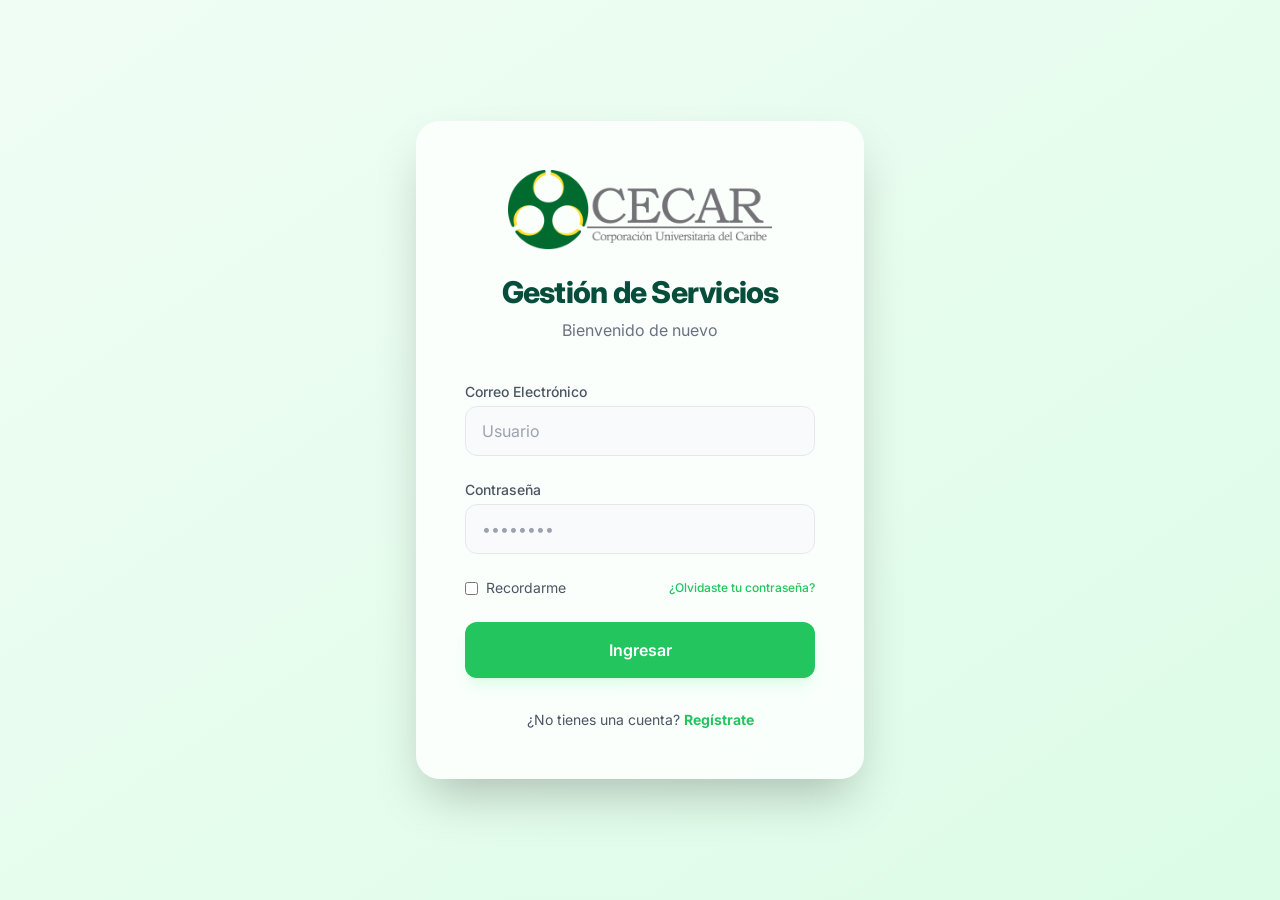
<file: index.html>
<!DOCTYPE html>
<html lang="es">

<head>
    <meta charset="UTF-8">
    <meta name="viewport" content="width=device-width, initial-scale=1.0">
    <title>Login </title>
    <link href="css/output.css" rel="stylesheet">
    <link href="https://fonts.googleapis.com/css2?family=Inter:wght@300;400;500;600;700&display=swap" rel="stylesheet">
    <style>
        body {
            font-family: 'Inter', sans-serif;
        }

        .hidden {
            display: none;
        }
    </style>
</head>

<body class="bg-gradient-to-br from-brand-bg to-brand-soft min-h-screen flex items-center justify-center p-4">

    <!-- CONTENEDOR -->
    <div class="w-full max-w-md">

        <!-- CARD LOGIN -->
        <div class="bg-white/80 backdrop-blur-lg shadow-2xl rounded-3xl p-8 md:p-12 border border-white/20">
            <div class="text-center mb-10">
                <img src="img/logo.png" alt="Logo CECAR" class="h-20 w-auto mx-auto mb-6">
                <h1 class="text-3xl font-extrabold text-brand-dark tracking-tight">Gestión de Servicios</h1>
                <p class="text-gray-500 mt-2">Bienvenido de nuevo</p>
            </div>

            <!-- MENSAJE DE ERROR -->
            <div id="error-message"
                class="hidden mb-6 p-4 bg-red-50 border-l-4 border-red-500 text-red-700 text-sm rounded-r-xl">
                <p class="font-bold">Error de acceso</p>
                <p>Usuario o contraseña incorrectos. Por favor, inténtalo de nuevo.</p>
            </div>

            <form class="space-y-6" action="php/validar.php" method="POST">
                <!-- INPUTS -->
                <div>
                    <label class="block text-sm font-medium text-brand-gray mb-1">Correo Electrónico</label>
                    <input type="text" name="usuario" placeholder="Usuario"
                        class="w-full px-4 py-3 rounded-xl bg-gray-50 border border-gray-200 focus:border-brand-main focus:ring-2 focus:ring-brand-soft outline-none transition-all duration-200"
                        required>
                </div>

                <div>
                    <label class="block text-sm font-medium text-brand-gray mb-1">Contraseña</label>
                    <input type="password" name="password" placeholder="••••••••"
                        class="w-full px-4 py-3 rounded-xl bg-gray-50 border border-gray-200 focus:border-brand-main focus:ring-2 focus:ring-brand-soft outline-none transition-all duration-200"
                        required>
                </div>

                <div class="flex items-center justify-between text-sm">
                    <label class="flex items-center text-brand-gray">
                        <input type="checkbox"
                            class="mr-2 rounded border-gray-300 text-brand-main focus:ring-brand-main">
                        Recordarme
                    </label>
                    <a href="#" class="text-brand-main font-medium hover:underline text-xs">¿Olvidaste tu
                        contraseña?</a>
                </div>

                <!-- BOTÓN -->
                <button type="submit"
                    class="block w-full text-center bg-brand-main hover:bg-brand-hover text-white font-semibold py-4 rounded-xl shadow-lg shadow-brand-soft transition-all duration-200 transform hover:-translate-y-1 active:scale-95">
                    Ingresar
                </button>
            </form>

            <div class="mt-8 text-center text-sm text-brand-gray">
                ¿No tienes una cuenta? <a href="#" class="text-brand-main font-bold hover:underline">Regístrate</a>
            </div>
        </div>

    </div>

    <script src="js/login.js"></script>
</body>

</html>
</file>
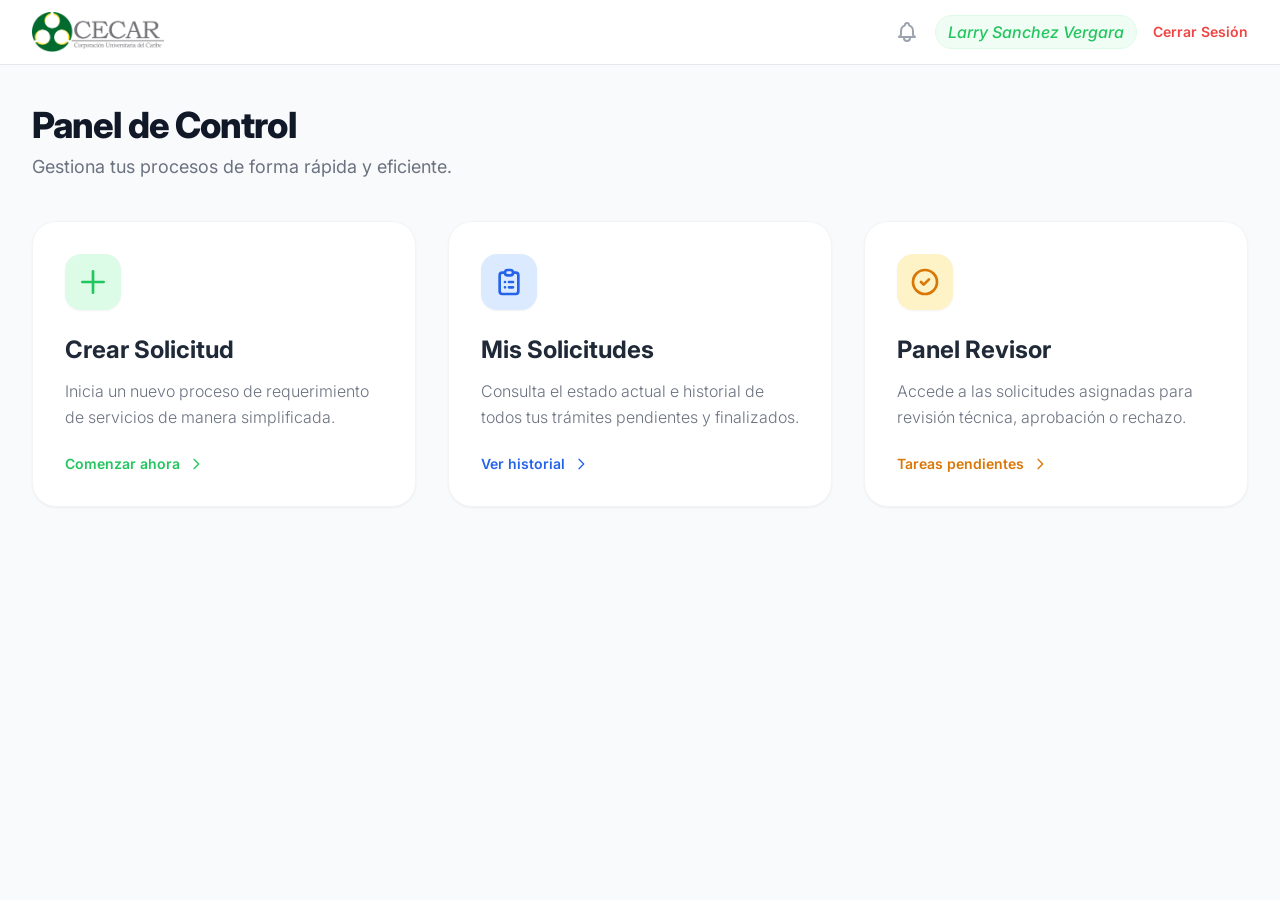
<file: dashboard.html>
<!DOCTYPE html>
<html lang="es">

<head>
    <meta charset="UTF-8">
    <meta name="viewport" content="width=device-width, initial-scale=1.0">
    <title>Dashboard - Proyecto Premium</title>
    <link href="css/output.css" rel="stylesheet">
    <link href="https://fonts.googleapis.com/css2?family=Inter:wght@300;400;500;600;700&display=swap" rel="stylesheet">
    <style>
        body {
            font-family: 'Inter', sans-serif;
        }
    </style>
</head>

<body class="bg-gray-50 min-h-screen text-gray-800">

    <!-- NAVIGATION -->
    <nav class="bg-white border-b border-gray-200 sticky top-0 z-10">
        <div class="max-w-7xl mx-auto px-4 sm:px-6 lg:px-8">
            <div class="flex justify-between h-16">
                <div class="flex items-center">
                    <div class="flex-shrink-0 flex items-center">
                        <img src="img/logo.png" alt="Logo CECAR" class="h-10 w-auto">
                    </div>
                </div>
                <div class="flex items-center">
                    <button class="p-2 text-gray-400 hover:text-brand-main transition-colors">
                        <svg class="w-6 h-6" fill="none" stroke="currentColor" viewBox="0 0 24 24">
                            <path stroke-linecap="round" stroke-linejoin="round" stroke-width="2"
                                d="M15 17h5l-1.405-1.405A2.032 2.032 0 0118 14.158V11a6.002 6.002 0 00-4-5.659V5a2 2 0 10-4 0v.341C7.67 6.165 6 8.388 6 11v3.159c0 .538-.214 1.055-.595 1.436L4 17h5m6 0v1a3 3 0 11-6 0v-1m6 0H9" />
                        </svg>
                    </button>
                    <div
                        class="ml-4 flex items-center bg-brand-bg rounded-full px-3 py-1 border border-brand-soft italic font-medium text-brand-main">
                        Larry Sanchez Vergara
                    </div>
                    <a href="php/cerrar.php"
                        class="ml-4 text-sm font-semibold text-red-500 hover:text-red-700 transition-colors">
                        Cerrar Sesión
                    </a>
                </div>
            </div>
        </div>
    </nav>

    <main class="max-w-7xl mx-auto px-4 sm:px-6 lg:px-8 py-10">

        <!-- HEADER -->
        <div class="mb-10">
            <h1 class="text-4xl font-extrabold text-gray-900 tracking-tight">Panel de Control</h1>
            <p class="mt-2 text-lg text-gray-500">Gestiona tus procesos de forma rápida y eficiente.</p>
        </div>

        <!-- OPCIONES / GRID -->
        <div class="grid grid-cols-1 md:grid-cols-3 gap-8">

            <!-- CARD 1 -->
            <a href="solicitud.html"
                class="group bg-white p-8 rounded-3xl shadow-sm border border-gray-100 hover:shadow-xl hover:shadow-brand-soft hover:border-brand-light transition-all duration-300 transform hover:-translate-y-2">
                <div
                    class="w-14 h-14 bg-brand-soft text-brand-main rounded-2xl flex items-center justify-center mb-6 group-hover:bg-brand-main group-hover:text-white transition-colors duration-300 shadow-sm">
                    <svg class="w-8 h-8" fill="none" stroke="currentColor" viewBox="0 0 24 24">
                        <path stroke-linecap="round" stroke-linejoin="round" stroke-width="2" d="M12 4v16m8-8H4" />
                    </svg>
                </div>
                <h2 class="text-2xl font-bold text-gray-800 mb-3">Crear Solicitud</h2>
                <p class="text-gray-500 leading-relaxed font-light">Inicia un nuevo proceso de requerimiento de
                    servicios de manera simplificada.</p>
                <div class="mt-6 flex items-center text-brand-main font-semibold text-sm">
                    Comenzar ahora
                    <svg class="ml-2 w-4 h-4" fill="none" stroke="currentColor" viewBox="0 0 24 24">
                        <path d="M9 5l7 7-7 7" stroke-width="2" stroke-linecap="round" stroke-linejoin="round" />
                    </svg>
                </div>
            </a>

            <!-- CARD 2 -->
            <a href="solicitudes.html"
                class="group bg-white p-8 rounded-3xl shadow-sm border border-gray-100 hover:shadow-xl hover:shadow-blue-100 hover:border-blue-200 transition-all duration-300 transform hover:-translate-y-2">
                <div
                    class="w-14 h-14 bg-blue-100 text-blue-600 rounded-2xl flex items-center justify-center mb-6 group-hover:bg-blue-600 group-hover:text-white transition-colors duration-300 shadow-sm">
                    <svg class="w-8 h-8" fill="none" stroke="currentColor" viewBox="0 0 24 24">
                        <path stroke-linecap="round" stroke-linejoin="round" stroke-width="2"
                            d="M9 5H7a2 2 0 00-2 2v12a2 2 0 002 2h10a2 2 0 002-2V7a2 2 0 00-2-2h-2M9 5a2 2 0 002 2h2a2 2 0 002-2M9 5a2 2 0 012-2h2a2 2 0 012 2m-3 7h3m-3 4h3m-6-4h.01M9 16h.01" />
                    </svg>
                </div>
                <h2 class="text-2xl font-bold text-gray-800 mb-3">Mis Solicitudes</h2>
                <p class="text-gray-500 leading-relaxed font-light">Consulta el estado actual e historial de todos tus
                    trámites pendientes y finalizados.</p>
                <div class="mt-6 flex items-center text-blue-600 font-semibold text-sm">
                    Ver historial
                    <svg class="ml-2 w-4 h-4" fill="none" stroke="currentColor" viewBox="0 0 24 24">
                        <path d="M9 5l7 7-7 7" stroke-width="2" stroke-linecap="round" stroke-linejoin="round" />
                    </svg>
                </div>
            </a>

            <!-- CARD 3 -->
            <a href="revision.html"
                class="group bg-white p-8 rounded-3xl shadow-sm border border-gray-100 hover:shadow-xl hover:shadow-amber-100 hover:border-amber-200 transition-all duration-300 transform hover:-translate-y-2">
                <div
                    class="w-14 h-14 bg-amber-100 text-amber-600 rounded-2xl flex items-center justify-center mb-6 group-hover:bg-amber-600 group-hover:text-white transition-colors duration-300 shadow-sm">
                    <svg class="w-8 h-8" fill="none" stroke="currentColor" viewBox="0 0 24 24">
                        <path stroke-linecap="round" stroke-linejoin="round" stroke-width="2"
                            d="M9 12l2 2 4-4m6 2a9 9 0 11-18 0 9 9 0 0118 0z" />
                    </svg>
                </div>
                <h2 class="text-2xl font-bold text-gray-800 mb-3">Panel Revisor</h2>
                <p class="text-gray-500 leading-relaxed font-light">Accede a las solicitudes asignadas para revisión
                    técnica, aprobación o rechazo.</p>
                <div class="mt-6 flex items-center text-amber-600 font-semibold text-sm">
                    Tareas pendientes
                    <svg class="ml-2 w-4 h-4" fill="none" stroke="currentColor" viewBox="0 0 24 24">
                        <path d="M9 5l7 7-7 7" stroke-width="2" stroke-linecap="round" stroke-linejoin="round" />
                    </svg>
                </div>
            </a>

        </div>
    </main>

</body>

</html>
</file>
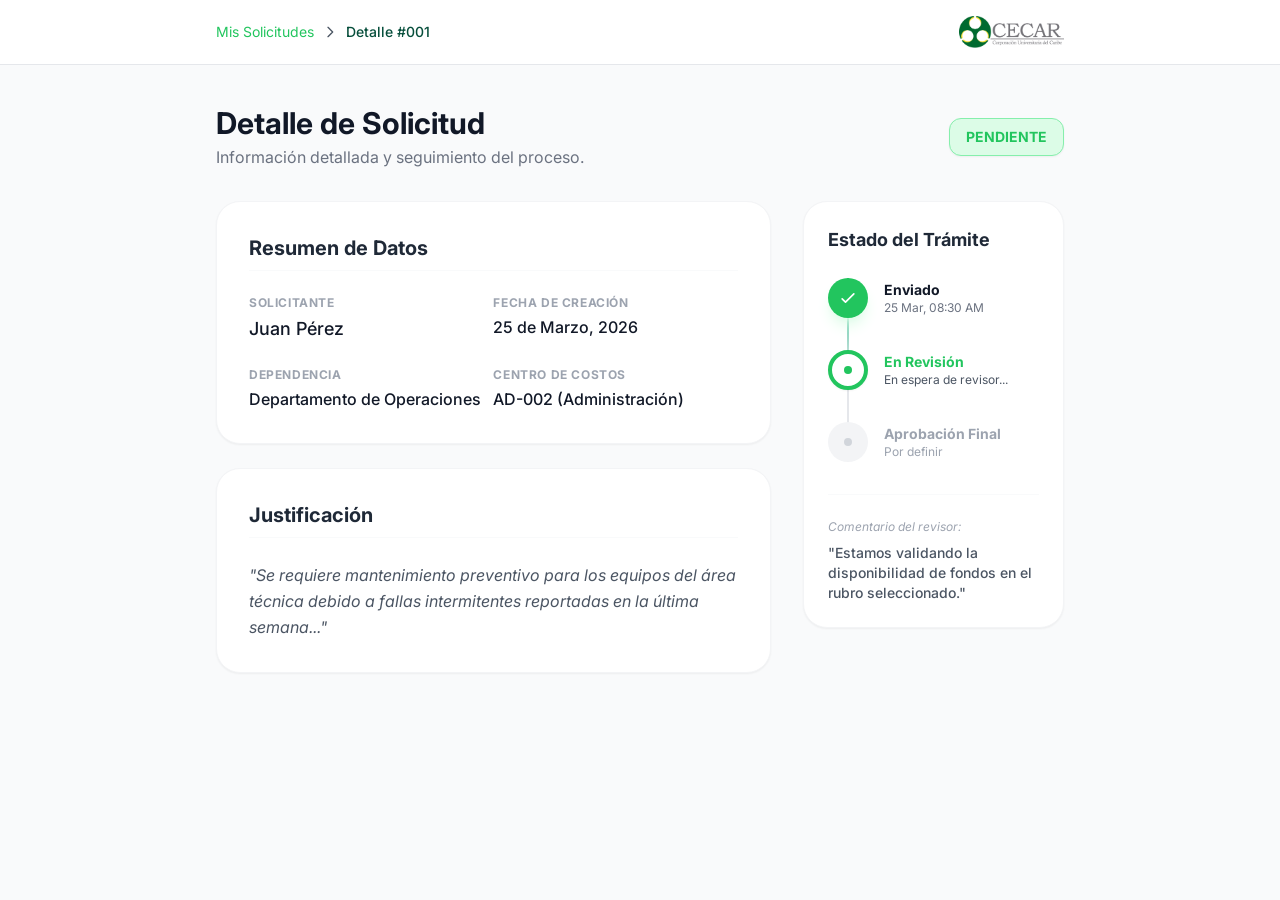
<file: detalle.html>
<!DOCTYPE html>
<html lang="es">

<head>
    <meta charset="UTF-8">
    <meta name="viewport" content="width=device-width, initial-scale=1.0">
    <title>Detalle Solicitud</title>
    <link href="css/output.css" rel="stylesheet">
    <link href="https://fonts.googleapis.com/css2?family=Inter:wght@300;400;500;600;700&display=swap" rel="stylesheet">
    <style>
        body {
            font-family: 'Inter', sans-serif;
        }
    </style>
    <link rel="icon" href="img/logoIco.ico" type="image/x-icon">
</head>

<body class="bg-gray-50 min-h-screen text-gray-800">

    <!-- NAVIGATION (Breadcrumbs) -->
    <nav class="bg-white border-b border-gray-200 py-4">
        <div class="max-w-4xl mx-auto px-6 flex items-center justify-between">
            <div class="flex items-center text-sm text-brand-main">
                <a href="solicitudes.html" class="hover:underline transition-colors">Mis Solicitudes</a>
                <svg class="w-4 h-4 mx-2 text-brand-gray" fill="none" stroke="currentColor" viewBox="0 0 24 24">
                    <path d="M9 5l7 7-7 7" stroke-width="2" stroke-linecap="round" stroke-linejoin="round" />
                </svg>
                <span class="text-brand-dark font-medium">Detalle #001</span>
            </div>
            <img src="img/logo.png" alt="Logo CECAR" class="h-8 w-auto">
        </div>
    </nav>

    <main class="max-w-4xl mx-auto px-6 py-10">

        <div class="mb-8 flex justify-between items-center">
            <div>
                <h1 class="text-3xl font-bold text-gray-900">Detalle de Solicitud</h1>
                <p class="text-gray-500 mt-1">Información detallada y seguimiento del proceso.</p>
            </div>
            <span
                class="px-4 py-2 bg-brand-soft text-brand-main text-sm font-bold rounded-xl border border-brand-light shadow-sm">
                PENDIENTE
            </span>
        </div>

        <div class="grid grid-cols-1 md:grid-cols-3 gap-8">

            <!-- INFORMACIÓN PRINCIPAL -->
            <div class="md:col-span-2 space-y-6">
                <div class="bg-white p-8 rounded-3xl shadow-sm border border-gray-100">
                    <h2 class="text-xl font-bold text-gray-800 mb-6 pb-2 border-b border-gray-50">Resumen de Datos</h2>
                    <div class="grid grid-cols-2 gap-y-6">
                        <div>
                            <p class="text-xs uppercase tracking-wider text-gray-400 font-bold mb-1">Solicitante</p>
                            <p class="text-gray-900 font-medium text-lg">Juan Pérez</p>
                        </div>
                        <div>
                            <p class="text-xs uppercase tracking-wider text-gray-400 font-bold mb-1">Fecha de Creación
                            </p>
                            <p class="text-gray-900 font-medium">25 de Marzo, 2026</p>
                        </div>
                        <div>
                            <p class="text-xs uppercase tracking-wider text-gray-400 font-bold mb-1">Dependencia</p>
                            <p class="text-gray-900 font-medium">Departamento de Operaciones</p>
                        </div>
                        <div>
                            <p class="text-xs uppercase tracking-wider text-gray-400 font-bold mb-1">Centro de Costos
                            </p>
                            <p class="text-gray-900 font-medium">AD-002 (Administración)</p>
                        </div>
                    </div>
                </div>

                <div class="bg-white p-8 rounded-3xl shadow-sm border border-gray-100">
                    <h2 class="text-xl font-bold text-gray-800 mb-6 pb-2 border-b border-gray-50">Justificación</h2>
                    <p class="text-gray-600 leading-relaxed italic">
                        "Se requiere mantenimiento preventivo para los equipos del área técnica debido a fallas
                        intermitentes reportadas en la última semana..."
                    </p>
                </div>
            </div>

            <!-- TIMELINE / SEGUIMIENTO -->
            <div class="space-y-6">
                <div class="bg-white p-6 rounded-3xl shadow-sm border border-gray-100">
                    <h2 class="text-lg font-bold text-gray-800 mb-6">Estado del Trámite</h2>
                    <div
                        class="space-y-8 relative before:absolute before:inset-0 before:ml-5 before:-translate-x-px before:h-full before:w-0.5 before:bg-gradient-to-b before:from-emerald-500 before:via-gray-200 before:to-gray-200">

                        <!-- STEP 1 -->
                        <div class="relative flex items-center justify-between">
                            <div class="flex items-center">
                                <div
                                    class="flex items-center justify-center w-10 h-10 rounded-full bg-brand-main text-white shadow-lg shadow-brand-soft z-10">
                                    <svg class="w-5 h-5" fill="none" stroke="currentColor" viewBox="0 0 24 24">
                                        <path d="M5 13l4 4L19 7" stroke-width="2" stroke-linecap="round"
                                            stroke-linejoin="round" />
                                    </svg>
                                </div>
                                <div class="ml-4">
                                    <p class="text-sm font-bold text-gray-900">Enviado</p>
                                    <p class="text-xs text-gray-500">25 Mar, 08:30 AM</p>
                                </div>
                            </div>
                        </div>

                        <!-- STEP 2 -->
                        <div class="relative flex items-center justify-between">
                            <div class="flex items-center">
                                <div
                                    class="flex items-center justify-center w-10 h-10 rounded-full bg-white border-4 border-brand-main text-brand-main z-10 shadow-sm">
                                    <div class="w-2 h-2 rounded-full bg-brand-main animate-pulse"></div>
                                </div>
                                <div class="ml-4">
                                    <p class="text-sm font-bold text-brand-main">En Revisión</p>
                                    <p class="text-xs text-brand-gray">En espera de revisor...</p>
                                </div>
                            </div>
                        </div>

                        <!-- STEP 3 -->
                        <div class="relative flex items-center justify-between">
                            <div class="flex items-center">
                                <div
                                    class="flex items-center justify-center w-10 h-10 rounded-full bg-gray-100 text-gray-400 z-10">
                                    <div class="w-2 h-2 rounded-full bg-gray-300"></div>
                                </div>
                                <div class="ml-4">
                                    <p class="text-sm font-bold text-gray-400">Aprobación Final</p>
                                    <p class="text-xs text-gray-400">Por definir</p>
                                </div>
                            </div>
                        </div>

                    </div>

                    <div class="mt-8 pt-6 border-t border-gray-50">
                        <p class="text-xs italic text-gray-400">Comentario del revisor:</p>
                        <p class="mt-2 text-sm text-gray-600 font-medium">"Estamos validando la disponibilidad de fondos
                            en el rubro seleccionado."</p>
                    </div>
                </div>
            </div>

        </div>

    </main>

</body>

</html>
</file>
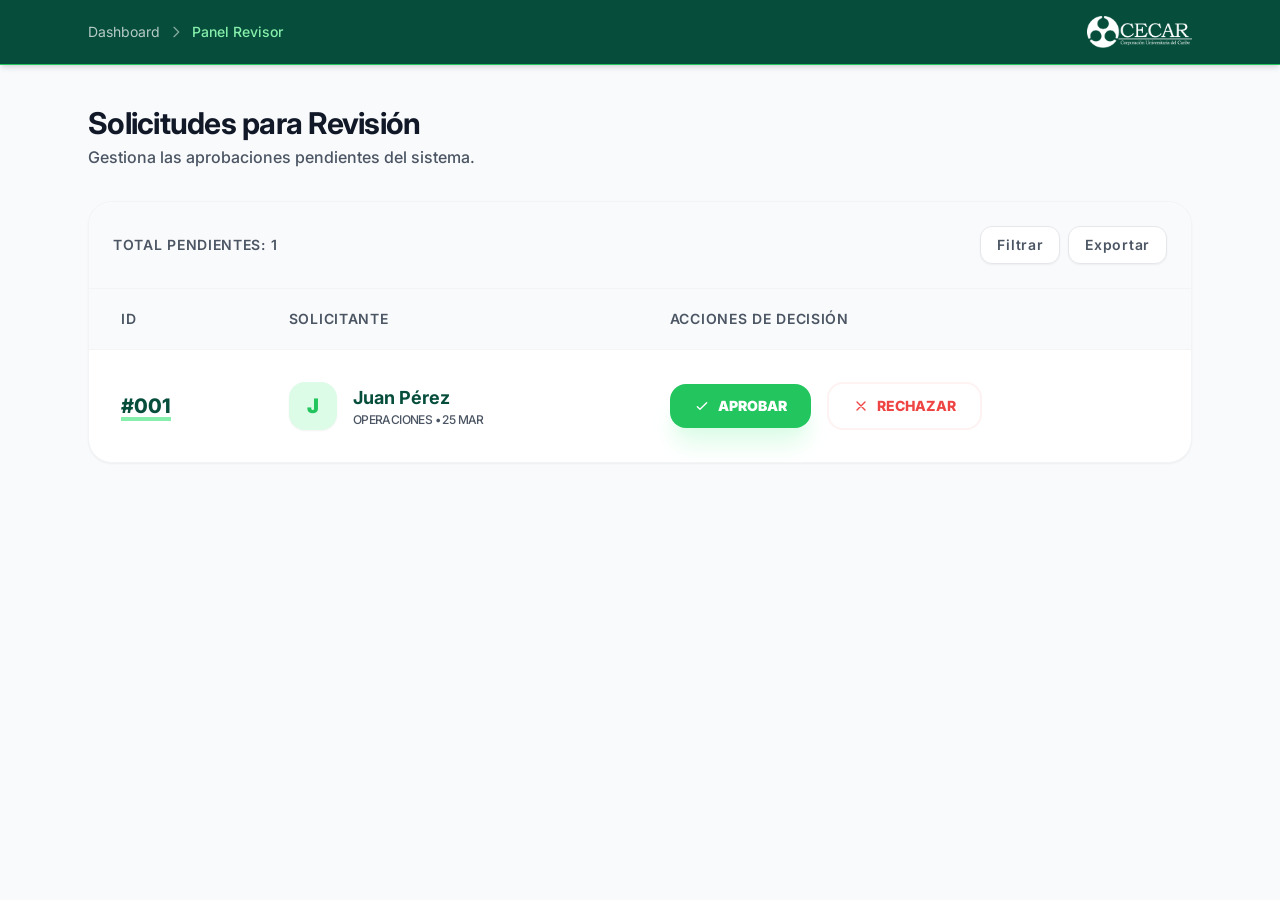
<file: revision.html>
<!DOCTYPE html>
<html lang="es">

<head>
    <meta charset="UTF-8">
    <meta name="viewport" content="width=device-width, initial-scale=1.0">
    <title>Panel Revisor - Proyecto Premium</title>
    <link href="css/output.css" rel="stylesheet">
    <link href="https://fonts.googleapis.com/css2?family=Inter:wght@300;400;500;600;700&display=swap" rel="stylesheet">
    <style>
        body { font-family: 'Inter', sans-serif; }
    </style>
</head>

<body class="bg-gray-50 min-h-screen text-gray-800">

    <!-- NAVIGATION (Breadcrumbs) -->
    <nav class="bg-brand-dark border-b border-brand-main py-4 shadow-md text-white">
        <div class="max-w-6xl mx-auto px-6 flex items-center justify-between">
            <div class="flex items-center text-sm">
                <a href="dashboard.html" class="opacity-70 hover:opacity-100 transition-opacity">Dashboard</a>
                <svg class="w-4 h-4 mx-2 opacity-50" fill="none" stroke="currentColor" viewBox="0 0 24 24"><path d="M9 5l7 7-7 7" stroke-width="2" stroke-linecap="round" stroke-linejoin="round"/></svg>
                <span class="font-medium text-brand-light">Panel Revisor</span>
            </div>
            <img src="img/logo.png" alt="Logo CECAR" class="h-8 w-auto brightness-0 invert">
        </div>
    </nav>

    <main class="max-w-6xl mx-auto px-6 py-10">
        
        <div class="mb-8">
            <h1 class="text-3xl font-bold text-gray-900 tracking-tight">Solicitudes para Revisión</h1>
            <p class="text-brand-gray mt-1 font-medium">Gestiona las aprobaciones pendientes del sistema.</p>
        </div>

        <!-- TABLA REVISIÓN -->
        <div class="bg-white rounded-3xl shadow-sm border border-gray-100 overflow-hidden">
            <div class="p-6 bg-gray-50 border-b border-gray-100 flex justify-between items-center text-sm font-semibold text-brand-gray uppercase tracking-wider">
                <span>Total Pendientes: 1</span>
                <div class="flex space-x-2">
                    <button class="px-4 py-2 bg-white border border-gray-200 rounded-xl hover:border-brand-main transition-colors shadow-sm">Filtrar</button>
                    <button class="px-4 py-2 bg-white border border-gray-200 rounded-xl hover:border-brand-main transition-colors shadow-sm">Exportar</button>
                </div>
            </div>
            
            <div class="overflow-x-auto">
                <table class="w-full text-left">
                    <thead>
                        <tr class="bg-gray-50 border-b border-gray-100">
                            <th class="px-8 py-5 text-sm font-semibold text-brand-gray uppercase tracking-wider">ID</th>
                            <th class="px-8 py-5 text-sm font-semibold text-brand-gray uppercase tracking-wider">Solicitante</th>
                            <th class="px-8 py-5 text-sm font-semibold text-brand-gray uppercase tracking-wider">Acciones de Decisión</th>
                        </tr>
                    </thead>
                    <tbody class="divide-y divide-gray-100">
                        <tr class="hover:bg-brand-bg/20 transition-colors">
                            <td class="px-8 py-8 font-extrabold text-xl text-brand-dark underline decoration-brand-light decoration-4 underline-offset-4">#001</td>
                            <td class="px-8 py-8">
                                <div class="flex items-center">
                                    <div class="w-12 h-12 rounded-2xl bg-brand-soft flex items-center justify-center text-brand-main font-black text-xl mr-4 shadow-sm">J</div>
                                    <div>
                                        <p class="font-bold text-brand-dark text-lg">Juan Pérez</p>
                                        <p class="text-xs text-brand-gray font-medium uppercase tracking-tighter">Operaciones • 25 Mar</p>
                                    </div>
                                </div>
                            </td>
                            <td class="px-8 py-8">
                                <div class="flex items-center space-x-4">
                                    <button class="px-6 py-3 bg-brand-main hover:bg-brand-hover text-white text-sm font-black rounded-2xl shadow-xl shadow-brand-soft transition-all transform hover:-translate-y-0.5 active:scale-95 flex items-center">
                                        <svg class="w-4 h-4 mr-2" fill="none" stroke="currentColor" viewBox="0 0 24 24"><path d="M5 13l4 4L19 7" stroke-width="2" stroke-linecap="round" stroke-linejoin="round"/></svg>
                                        APROBAR
                                    </button>
                                    <button class="px-6 py-3 bg-white border-2 border-red-50 hover:bg-red-50 text-red-500 text-sm font-extrabold rounded-2xl transition-all flex items-center">
                                        <svg class="w-4 h-4 mr-2" fill="none" stroke="currentColor" viewBox="0 0 24 24"><path d="M6 18L18 6M6 6l12 12" stroke-width="2" stroke-linecap="round" stroke-linejoin="round"/></svg>
                                        RECHAZAR
                                    </button>
                                </div>
                            </td>
                        </tr>
                    </tbody>
                </table>
            </div>
            
        </div>

    </main>

</body>

</html>
</file>
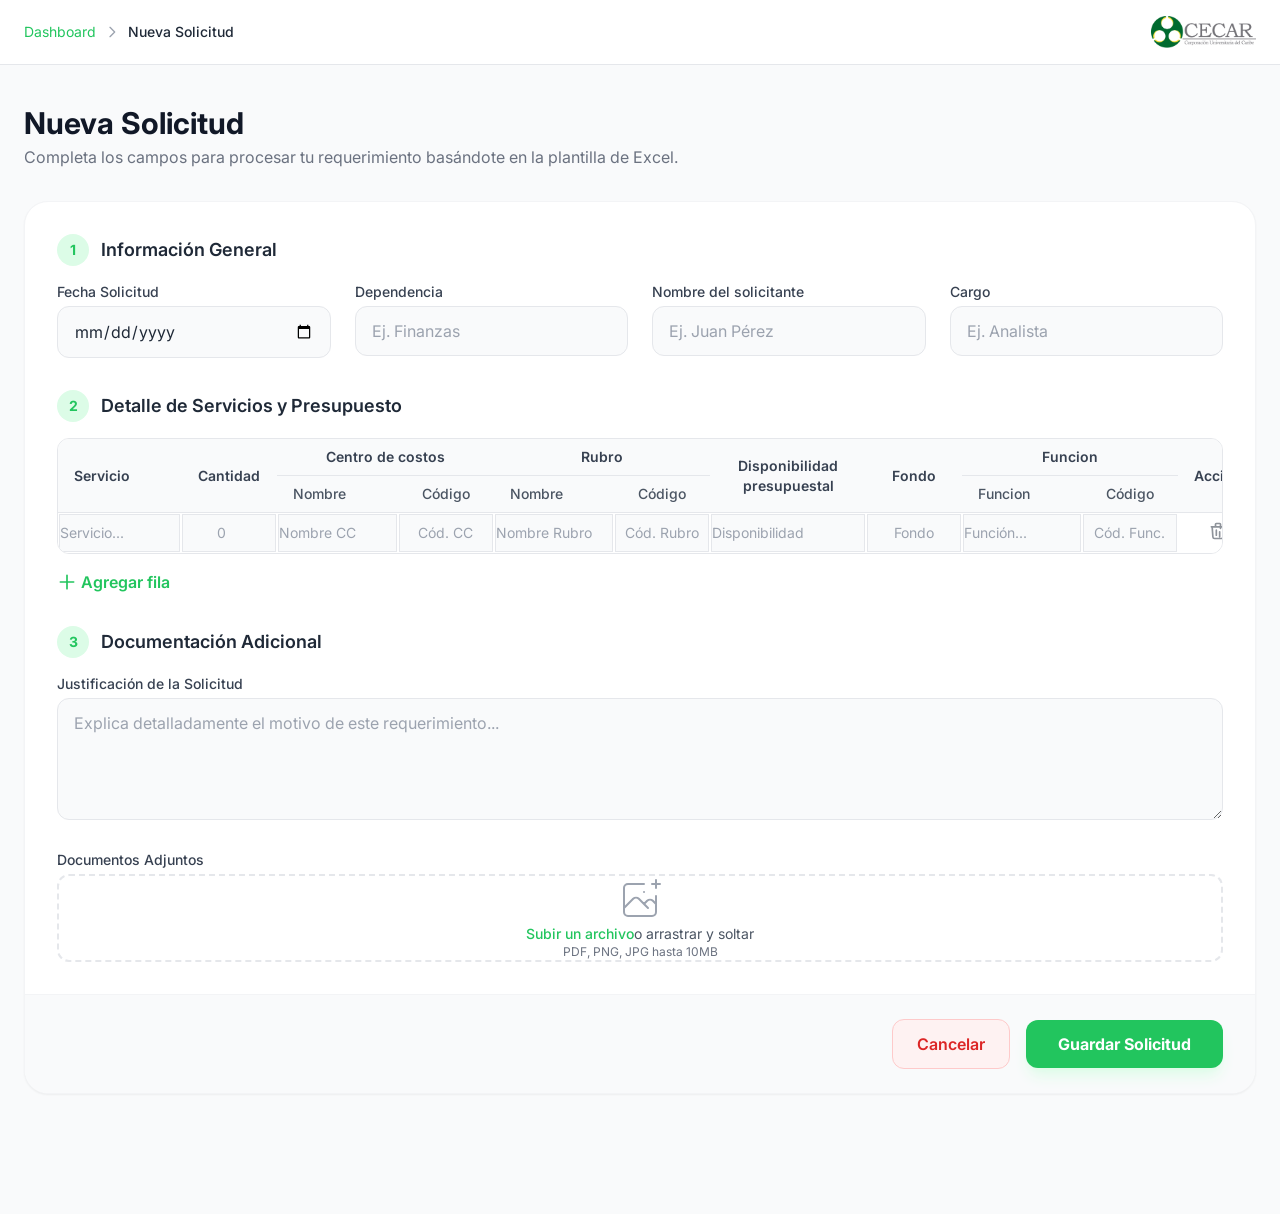
<file: solicitud.html>
<!DOCTYPE html>
<html lang="es">

<head>
    <meta charset="UTF-8">
    <meta name="viewport" content="width=device-width, initial-scale=1.0">
    <title>Nueva Solicitud - Proyecto Premium</title>
    <link href="css/output.css" rel="stylesheet">
    <link href="https://fonts.googleapis.com/css2?family=Inter:wght@300;400;500;600;700&display=swap" rel="stylesheet">
    <style>
        body {
            font-family: 'Inter', sans-serif;
        }

        /* Custom scrollbar for table */
        .table-container::-webkit-scrollbar {
            height: 8px;
        }

        .table-container::-webkit-scrollbar-track {
            background: #f1f1f1;
            border-radius: 4px;
        }

        .table-container::-webkit-scrollbar-thumb {
            background: #cbd5e1;
            border-radius: 4px;
        }

        .table-container::-webkit-scrollbar-thumb:hover {
            background: #94a3b8;
        }
    </style>
</head>

<body class="bg-gray-50 min-h-screen text-gray-800 pb-20">

    <!-- NAVIGATION (Breadcrumbs) -->
    <nav class="bg-white border-b border-gray-200 py-4">
        <div class="max-w-7xl mx-auto px-6 flex items-center justify-between">
            <div class="flex items-center text-sm">
                <a href="dashboard.html" class="hover:underline transition-colors text-brand-main">Dashboard</a>
                <svg class="w-4 h-4 mx-2 text-gray-400" fill="none" stroke="currentColor" viewBox="0 0 24 24">
                    <path d="M9 5l7 7-7 7" stroke-width="2" stroke-linecap="round" stroke-linejoin="round" />
                </svg>
                <span class="text-gray-800 font-medium">Nueva Solicitud</span>
            </div>
            <img src="img/logo.png" alt="Logo CECAR" class="h-8 w-auto">
        </div>
    </nav>

    <main class="max-w-7xl mx-auto px-6 py-10">

        <div class="mb-8">
            <h1 class="text-3xl font-bold text-gray-900">Nueva Solicitud</h1>
            <p class="text-gray-500 mt-1">Completa los campos para procesar tu requerimiento basándote en la plantilla
                de Excel.</p>
        </div>

        <!-- FORMULARIO -->
        <form action="php/guardar_solicitud.php" method="POST" enctype="multipart/form-data" id="solicitudForm"
            class="bg-white rounded-3xl shadow-sm border border-gray-100 overflow-hidden">

            <div class="p-8 space-y-8">
                <!-- SECCIÓN 1: DATOS GENERALES -->
                <div>
                    <h2 class="text-lg font-semibold text-gray-800 mb-4 flex items-center">
                        <span
                            class="w-8 h-8 bg-brand-soft text-brand-main rounded-full flex items-center justify-center mr-3 text-sm font-bold">1</span>
                        Información General
                    </h2>
                    <div class="grid grid-cols-1 md:grid-cols-2 lg:grid-cols-4 gap-6">
                        <div>
                            <label class="block text-sm font-medium text-gray-700 mb-1">Fecha Solicitud</label>
                            <input type="date" name="fecha_solicitud" id="fecha_solicitud"
                                class="w-full px-4 py-3 rounded-xl bg-gray-50 border border-gray-200 focus:border-brand-main focus:ring-2 focus:ring-brand-soft outline-none transition-all">
                        </div>
                        <div>
                            <label class="block text-sm font-medium text-gray-700 mb-1">Dependencia</label>
                            <input type="text" name="dependencia" id="dependencia" placeholder="Ej. Finanzas"
                                class="w-full px-4 py-3 rounded-xl bg-gray-50 border border-gray-200 focus:border-brand-main focus:ring-2 focus:ring-brand-soft outline-none transition-all">
                        </div>
                        <div>
                            <label class="block text-sm font-medium text-gray-700 mb-1">Nombre del solicitante</label>
                            <input type="text" name="nombre_solicitante" id="nombre_solicitante"
                                placeholder="Ej. Juan Pérez"
                                class="w-full px-4 py-3 rounded-xl bg-gray-50 border border-gray-200 focus:border-brand-main focus:ring-2 focus:ring-brand-soft outline-none transition-all">
                        </div>
                        <div>
                            <label class="block text-sm font-medium text-gray-700 mb-1">Cargo</label>
                            <input type="text" name="cargo" id="cargo" placeholder="Ej. Analista"
                                class="w-full px-4 py-3 rounded-xl bg-gray-50 border border-gray-200 focus:border-brand-main focus:ring-2 focus:ring-brand-soft outline-none transition-all">
                        </div>
                    </div>
                </div>

                <!-- SECCIÓN 2: SERVICIOS Y CLASIFICACIÓN -->
                <div>
                    <h2 class="text-lg font-semibold text-gray-800 mb-4 flex items-center">
                        <span
                            class="w-8 h-8 bg-brand-soft text-brand-main rounded-full flex items-center justify-center mr-3 text-sm font-bold">2</span>
                        Detalle de Servicios y Presupuesto
                    </h2>

                    <div class="overflow-x-auto table-container pb-4 border border-gray-200 rounded-xl">
                        <table class="w-full min-w-[1200px] border-collapse bg-white text-sm">
                            <thead>
                                <tr class="bg-gray-50 border-b border-gray-200">
                                    <th rowspan="2"
                                        class="px-4 py-3 text-left font-semibold text-gray-700 border-r border-gray-200 align-middle">
                                        Servicio</th>
                                    <th rowspan="2"
                                        class="px-4 py-3 text-center font-semibold text-gray-700 border-r border-gray-200 align-middle w-24">
                                        Cantidad</th>
                                    <th colspan="2"
                                        class="px-4 py-2 text-center font-semibold text-gray-700 border-r border-b border-gray-200">
                                        Centro de costos</th>
                                    <th colspan="2"
                                        class="px-4 py-2 text-center font-semibold text-gray-700 border-r border-b border-gray-200">
                                        Rubro</th>
                                    <th rowspan="2"
                                        class="px-4 py-3 text-center font-semibold text-gray-700 border-r border-gray-200 align-middle w-32">
                                        Disponibilidad<br>presupuestal</th>
                                    <th rowspan="2"
                                        class="px-4 py-3 text-center font-semibold text-gray-700 border-r border-gray-200 align-middle w-24">
                                        Fondo</th>
                                    <th colspan="2"
                                        class="px-4 py-2 text-center font-semibold text-gray-700 border-b border-r border-gray-200">
                                        Funcion</th>
                                    <th rowspan="2"
                                        class="px-4 py-3 text-center font-semibold text-gray-700 align-middle w-16">
                                        Acción</th>
                                </tr>
                                <tr class="bg-gray-50 border-b border-gray-200">
                                    <th class="px-4 py-2 text-left font-medium text-gray-600 border-r border-gray-200">
                                        Nombre</th>
                                    <th
                                        class="px-4 py-2 text-center font-medium text-gray-600 border-r border-gray-200 w-24">
                                        Código</th>
                                    <th class="px-4 py-2 text-left font-medium text-gray-600 border-r border-gray-200">
                                        Nombre</th>
                                    <th
                                        class="px-4 py-2 text-center font-medium text-gray-600 border-r border-gray-200 w-24">
                                        Código</th>
                                    <th
                                        class="px-4 py-2 text-left font-medium text-gray-600 border-r border-gray-200 bg-gray-50">
                                        Funcion</th>
                                    <th
                                        class="px-4 py-2 text-center font-medium text-gray-600 border-r border-gray-200 bg-gray-50 w-24">
                                        Código</th>
                                </tr>
                            </thead>
                            <tbody id="items" class="divide-y divide-gray-100">
                                <!-- Items dinámicos aquí -->
                            </tbody>
                        </table>
                    </div>

                    <div class="mt-4">
                        <button type="button" onclick="agregarFila()"
                            class="flex items-center text-brand-main font-semibold hover:text-brand-hover transition-colors">
                            <svg class="w-5 h-5 mr-1" fill="none" stroke="currentColor" viewBox="0 0 24 24">
                                <path d="M12 4v16m8-8H4" stroke-width="2" stroke-linecap="round"
                                    stroke-linejoin="round" />
                            </svg>
                            Agregar fila
                        </button>
                    </div>
                </div>

                <!-- SECCIÓN 3: JUSTIFICACIÓN Y ADJUNTOS -->
                <div class="grid grid-cols-1 gap-6">
                    <div>
                        <h2 class="text-lg font-semibold text-gray-800 mb-4 flex items-center">
                            <span
                                class="w-8 h-8 bg-brand-soft text-brand-main rounded-full flex items-center justify-center mr-3 text-sm font-bold">3</span>
                            Documentación Adicional
                        </h2>
                        <label class="block text-sm font-medium text-gray-700 mb-1">Justificación de la
                            Solicitud</label>
                        <textarea name="justificacion" id="justificacion" rows="4"
                            placeholder="Explica detalladamente el motivo de este requerimiento..."
                            class="w-full px-4 py-3 rounded-xl bg-gray-50 border border-gray-200 focus:border-brand-main focus:ring-2 focus:ring-brand-soft outline-none transition-all"></textarea>
                    </div>
                    <div>
                        <label class="block text-sm font-medium text-gray-700 mb-1">Documentos Adjuntos</label>
                        <div onclick="document.getElementById('adjunto').click()"
                            class="mt-1 flex justify-center px-6 pt-5 pb-6 border-2 border-gray-200 border-dashed rounded-xl hover:border-brand-light transition-colors cursor-pointer group">
                            <div class="space-y-1 text-center">
                                <svg class="mx-auto h-12 w-12 text-gray-400 group-hover:text-brand-main transition-colors"
                                    stroke="currentColor" fill="none" viewBox="0 0 48 48">
                                    <path
                                        d="M28 8H12a4 4 0 00-4 4v20m32-12v8m0 0v8a4 4 0 01-4 4H12a4 4 0 01-4-4v-4m32-4l-3.172-3.172a4 4 0 00-5.656 0L28 28M8 32l9.172-9.172a4 4 0 015.656 0L28 28m0 0l4 4m4-24h8m-4-4v8m-12 4h.02"
                                        stroke-width="2" stroke-linecap="round" stroke-linejoin="round" />
                                </svg>
                                <div class="flex text-sm text-gray-600 justify-center">
                                    <span
                                        class="relative cursor-pointer bg-white rounded-md font-medium text-brand-main hover:text-brand-hover focus-within:outline-none focus-within:ring-2 focus-within:ring-offset-2 focus-within:ring-brand-main">Subir
                                        un archivo</span>
                                    <p class="pl-1">o arrastrar y soltar</p>
                                </div>
                                <p class="text-xs text-gray-500">PDF, PNG, JPG hasta 10MB</p>
                                <input type="file" name="adjunto" id="adjunto" class="sr-only"
                                    onchange="console.log(this.files)">
                            </div>
                        </div>
                    </div>
                </div>
            </div>

            <!-- FOOTER ACCIONES -->
            <div class="bg-gray-50 px-8 py-6 border-t border-gray-100 flex justify-end space-x-4 items-center">
                <a href="dashboard.html"
                    class="px-6 py-3 text-red-600 bg-red-50 border border-red-200 font-semibold hover:bg-red-100 hover:text-red-700 rounded-xl transition-colors">Cancelar</a>
                <button type="submit"
                    class="px-8 py-3 bg-brand-main hover:bg-brand-hover text-white font-bold rounded-xl shadow-lg shadow-brand-soft transition-all transform hover:-translate-y-0.5 active:scale-95">
                    Guardar Solicitud
                </button>
            </div>

        </form>

    </main>

    <script src="js/validaciones.js"></script>

    <script>
        function agregarFila() {
            const tbody = document.getElementById("items");
            const tr = document.createElement("tr");
            tr.className = "hover:bg-gray-50 transition-colors group";

            const inputClass = "w-full px-2 py-2 rounded-lg bg-gray-50 border border-gray-200 focus:border-brand-main focus:ring-1 focus:ring-brand-soft outline-none focus:bg-white text-sm transition-all";

            tr.innerHTML = `
                <td class="p-2 border-r border-gray-100"><input type="text" name="servicios[]" placeholder="Servicio..." class="${inputClass}"></td>
                <td class="p-2 border-r border-gray-100"><input type="number" name="cantidades[]" placeholder="0" class="${inputClass} text-center"></td>
                
                <td class="p-2 border-r border-gray-100"><input type="text" name="cc_nombres[]" placeholder="Nombre CC" class="${inputClass}"></td>
                <td class="p-2 border-r border-gray-100"><input type="text" name="cc_codigos[]" placeholder="Cód. CC" class="${inputClass} text-center"></td>
                
                <td class="p-2 border-r border-gray-100"><input type="text" name="rubro_nombres[]" placeholder="Nombre Rubro" class="${inputClass}"></td>
                <td class="p-2 border-r border-gray-100"><input type="text" name="rubro_codigos[]" placeholder="Cód. Rubro" class="${inputClass} text-center"></td>
                
                <td class="p-2 border-r border-gray-100"><input type="text" name="disponibilidades[]" placeholder="Disponibilidad" class="${inputClass}"></td>
                <td class="p-2 border-r border-gray-100"><input type="text" name="fondos[]" placeholder="Fondo" class="${inputClass} text-center"></td>
                
                <td class="p-2 border-r border-gray-100"><input type="text" name="funcion_nombres[]" placeholder="Función..." class="${inputClass}"></td>
                <td class="p-2 border-r border-gray-100"><input type="text" name="funcion_codigos[]" placeholder="Cód. Func." class="${inputClass} text-center"></td>
                
                <td class="p-2 text-center">
                    <button type="button" onclick="this.closest('tr').remove()" class="text-red-400 hover:text-red-600 p-2 rounded-lg hover:bg-red-50 transition-colors opacity-50 group-hover:opacity-100">
                        <svg class="w-5 h-5 mx-auto" fill="none" stroke="currentColor" viewBox="0 0 24 24"><path d="M19 7l-.867 12.142A2 2 0 0116.138 21H7.862a2 2 0 01-1.995-1.858L5 7m5 4v6m4-4v6m1-10V4a1 1 0 00-1-1h-4a1 1 0 00-1 1v3M4 7h16" stroke-width="2" stroke-linecap="round" stroke-linejoin="round"/></svg>
                    </button>
                </td>
            `;
            tbody.appendChild(tr);
        }

        // Agregar una fila inicial al cargar
        window.onload = function () {
            agregarFila();
        };
    </script>

</body>

</html>
</script>

</body>

</html>
</file>
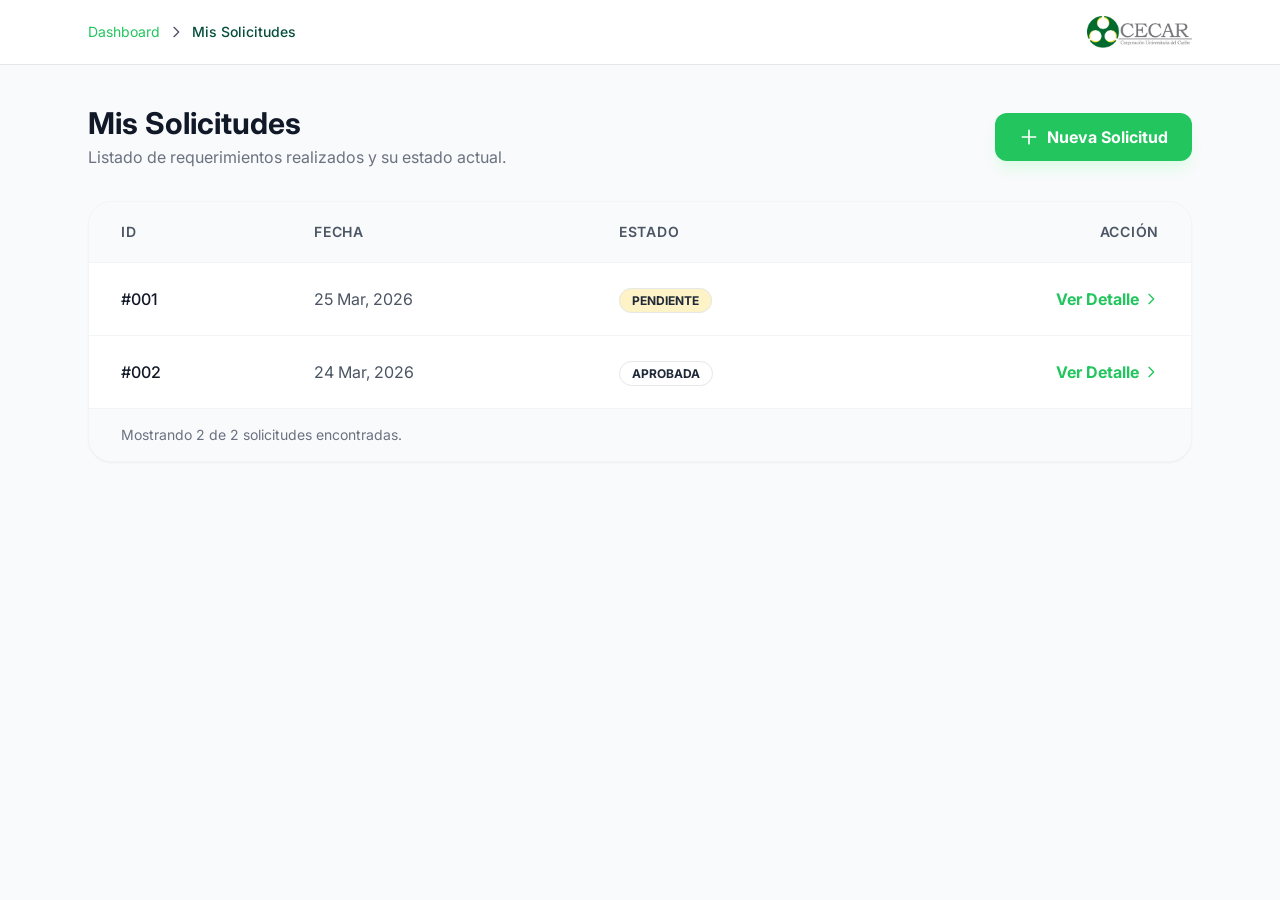
<file: solicitudes.html>
<!DOCTYPE html>
<html lang="es">

<head>
    <meta charset="UTF-8">
    <meta name="viewport" content="width=device-width, initial-scale=1.0">
    <title>Mis Solicitudes - Proyecto Premium</title>
    <link href="css/output.css" rel="stylesheet">
    <link href="https://fonts.googleapis.com/css2?family=Inter:wght@300;400;500;600;700&display=swap" rel="stylesheet">
    <style>
        body { font-family: 'Inter', sans-serif; }
    </style>
</head>

<body class="bg-gray-50 min-h-screen text-gray-800">

    <!-- NAVIGATION (Breadcrumbs) -->
    <nav class="bg-white border-b border-gray-200 py-4">
        <div class="max-w-6xl mx-auto px-6 flex items-center justify-between">
            <div class="flex items-center text-sm text-brand-main">
                <a href="dashboard.html" class="hover:underline transition-colors">Dashboard</a>
                <svg class="w-4 h-4 mx-2 text-brand-gray" fill="none" stroke="currentColor" viewBox="0 0 24 24"><path d="M9 5l7 7-7 7" stroke-width="2" stroke-linecap="round" stroke-linejoin="round"/></svg>
                <span class="text-brand-dark font-medium">Mis Solicitudes</span>
            </div>
            <img src="img/logo.png" alt="Logo CECAR" class="h-8 w-auto">
        </div>
    </nav>

    <main class="max-w-6xl mx-auto px-6 py-10">
        
        <div class="flex flex-col md:flex-row md:items-center justify-between mb-8 gap-4">
            <div>
                <h1 class="text-3xl font-bold text-gray-900">Mis Solicitudes</h1>
                <p class="text-gray-500 mt-1">Listado de requerimientos realizados y su estado actual.</p>
            </div>
            <a href="solicitud.html" class="inline-flex items-center px-6 py-3 bg-brand-main hover:bg-brand-hover text-white font-bold rounded-xl shadow-lg shadow-brand-soft transition-all transform hover:-translate-y-0.5 active:scale-95">
                <svg class="w-5 h-5 mr-2" fill="none" stroke="currentColor" viewBox="0 0 24 24"><path d="M12 4v16m8-8H4" stroke-width="2" stroke-linecap="round" stroke-linejoin="round"/></svg>
                Nueva Solicitud
            </a>
        </div>

        <!-- TABLA -->
        <div class="bg-white rounded-3xl shadow-sm border border-gray-100 overflow-hidden">
            <div class="overflow-x-auto">
                <table class="w-full text-left">
                    <thead>
                        <tr class="bg-gray-50 border-b border-gray-100">
                            <th class="px-8 py-5 text-sm font-semibold text-gray-600 uppercase tracking-wider">ID</th>
                            <th class="px-8 py-5 text-sm font-semibold text-gray-600 uppercase tracking-wider">Fecha</th>
                            <th class="px-8 py-5 text-sm font-semibold text-gray-600 uppercase tracking-wider">Estado</th>
                            <th class="px-8 py-5 text-sm font-semibold text-gray-600 uppercase tracking-wider text-right">Acción</th>
                        </tr>
                    </thead>
                    <tbody class="divide-y divide-gray-100">
                        <tr class="hover:bg-emerald-50/30 transition-colors">
                            <td class="px-8 py-6 font-medium text-gray-900">#001</td>
                            <td class="px-8 py-6 text-gray-600">25 Mar, 2026</td>
                            <td class="px-8 py-6">
                                <span class="px-3 py-1 bg-amber-100 text-amber-700 text-xs font-bold rounded-full uppercase tracking-wide border border-amber-200">
                                    Pendiente
                                </span>
                            </td>
                            <td class="px-8 py-6 text-right">
                                <a href="detalle.html" class="inline-flex items-center text-brand-main font-bold hover:text-brand-hover group">
                                    Ver Detalle
                                    <svg class="ml-1 w-4 h-4 transform group-hover:translate-x-1 transition-transform" fill="none" stroke="currentColor" viewBox="0 0 24 24"><path d="M9 5l7 7-7 7" stroke-width="2" stroke-linecap="round" stroke-linejoin="round"/></svg>
                                </a>
                            </td>
                        </tr>
                        <!-- Simulación de más filas -->
                        <tr class="hover:bg-emerald-50/30 transition-colors">
                            <td class="px-8 py-6 font-medium text-gray-900">#002</td>
                            <td class="px-8 py-6 text-gray-600">24 Mar, 2026</td>
                            <td class="px-8 py-6">
                                <span class="px-3 py-1 bg-emerald-100 text-emerald-700 text-xs font-bold rounded-full uppercase tracking-wide border border-emerald-200">
                                    Aprobada
                                </span>
                            </td>
                            <td class="px-8 py-6 text-right">
                                <a href="detalle.html" class="inline-flex items-center text-brand-main font-bold hover:text-brand-hover group">
                                    Ver Detalle
                                    <svg class="ml-1 w-4 h-4 transform group-hover:translate-x-1 transition-transform" fill="none" stroke="currentColor" viewBox="0 0 24 24"><path d="M9 5l7 7-7 7" stroke-width="2" stroke-linecap="round" stroke-linejoin="round"/></svg>
                                </a>
                            </td>
                        </tr>
                    </tbody>
                </table>
            </div>
            <div class="px-8 py-4 bg-gray-50 border-t border-gray-100 text-sm text-gray-500">
                Mostrando 2 de 2 solicitudes encontradas.
            </div>
        </div>

    </main>

</body>

</html>
</file>
<file: css/output.css>
*,
::before,
::after {
  --tw-border-spacing-x: 0;
  --tw-border-spacing-y: 0;
  --tw-translate-x: 0;
  --tw-translate-y: 0;
  --tw-rotate: 0;
  --tw-skew-x: 0;
  --tw-skew-y: 0;
  --tw-scale-x: 1;
  --tw-scale-y: 1;
  --tw-pan-x: ;
  --tw-pan-y: ;
  --tw-pinch-zoom: ;
  --tw-scroll-snap-strictness: proximity;
  --tw-gradient-from-position: ;
  --tw-gradient-via-position: ;
  --tw-gradient-to-position: ;
  --tw-ordinal: ;
  --tw-slashed-zero: ;
  --tw-numeric-figure: ;
  --tw-numeric-spacing: ;
  --tw-numeric-fraction: ;
  --tw-ring-inset: ;
  --tw-ring-offset-width: 0px;
  --tw-ring-offset-color: #fff;
  --tw-ring-color: rgb(59 130 246 / 0.5);
  --tw-ring-offset-shadow: 0 0 #0000;
  --tw-ring-shadow: 0 0 #0000;
  --tw-shadow: 0 0 #0000;
  --tw-shadow-colored: 0 0 #0000;
  --tw-blur: ;
  --tw-brightness: ;
  --tw-contrast: ;
  --tw-grayscale: ;
  --tw-hue-rotate: ;
  --tw-invert: ;
  --tw-saturate: ;
  --tw-sepia: ;
  --tw-drop-shadow: ;
  --tw-backdrop-blur: ;
  --tw-backdrop-brightness: ;
  --tw-backdrop-contrast: ;
  --tw-backdrop-grayscale: ;
  --tw-backdrop-hue-rotate: ;
  --tw-backdrop-invert: ;
  --tw-backdrop-opacity: ;
  --tw-backdrop-saturate: ;
  --tw-backdrop-sepia: ;
  --tw-contain-size: ;
  --tw-contain-layout: ;
  --tw-contain-paint: ;
  --tw-contain-style: ;
}

::backdrop {
  --tw-border-spacing-x: 0;
  --tw-border-spacing-y: 0;
  --tw-translate-x: 0;
  --tw-translate-y: 0;
  --tw-rotate: 0;
  --tw-skew-x: 0;
  --tw-skew-y: 0;
  --tw-scale-x: 1;
  --tw-scale-y: 1;
  --tw-pan-x: ;
  --tw-pan-y: ;
  --tw-pinch-zoom: ;
  --tw-scroll-snap-strictness: proximity;
  --tw-gradient-from-position: ;
  --tw-gradient-via-position: ;
  --tw-gradient-to-position: ;
  --tw-ordinal: ;
  --tw-slashed-zero: ;
  --tw-numeric-figure: ;
  --tw-numeric-spacing: ;
  --tw-numeric-fraction: ;
  --tw-ring-inset: ;
  --tw-ring-offset-width: 0px;
  --tw-ring-offset-color: #fff;
  --tw-ring-color: rgb(59 130 246 / 0.5);
  --tw-ring-offset-shadow: 0 0 #0000;
  --tw-ring-shadow: 0 0 #0000;
  --tw-shadow: 0 0 #0000;
  --tw-shadow-colored: 0 0 #0000;
  --tw-blur: ;
  --tw-brightness: ;
  --tw-contrast: ;
  --tw-grayscale: ;
  --tw-hue-rotate: ;
  --tw-invert: ;
  --tw-saturate: ;
  --tw-sepia: ;
  --tw-drop-shadow: ;
  --tw-backdrop-blur: ;
  --tw-backdrop-brightness: ;
  --tw-backdrop-contrast: ;
  --tw-backdrop-grayscale: ;
  --tw-backdrop-hue-rotate: ;
  --tw-backdrop-invert: ;
  --tw-backdrop-opacity: ;
  --tw-backdrop-saturate: ;
  --tw-backdrop-sepia: ;
  --tw-contain-size: ;
  --tw-contain-layout: ;
  --tw-contain-paint: ;
  --tw-contain-style: ;
}

/*
! tailwindcss v3.4.19 | MIT License | https://tailwindcss.com
*/

/*
1. Prevent padding and border from affecting element width. (https://github.com/mozdevs/cssremedy/issues/4)
2. Allow adding a border to an element by just adding a border-width. (https://github.com/tailwindcss/tailwindcss/pull/116)
*/

*,
::before,
::after {
  box-sizing: border-box;
  /* 1 */
  border-width: 0;
  /* 2 */
  border-style: solid;
  /* 2 */
  border-color: #e5e7eb;
  /* 2 */
}

::before,
::after {
  --tw-content: '';
}

/*
1. Use a consistent sensible line-height in all browsers.
2. Prevent adjustments of font size after orientation changes in iOS.
3. Use a more readable tab size.
4. Use the user's configured `sans` font-family by default.
5. Use the user's configured `sans` font-feature-settings by default.
6. Use the user's configured `sans` font-variation-settings by default.
7. Disable tap highlights on iOS
*/

html,
:host {
  line-height: 1.5;
  /* 1 */
  -webkit-text-size-adjust: 100%;
  /* 2 */
  -moz-tab-size: 4;
  /* 3 */
  -o-tab-size: 4;
  tab-size: 4;
  /* 3 */
  font-family: ui-sans-serif, system-ui, sans-serif, "Apple Color Emoji", "Segoe UI Emoji", "Segoe UI Symbol", "Noto Color Emoji";
  /* 4 */
  font-feature-settings: normal;
  /* 5 */
  font-variation-settings: normal;
  /* 6 */
  -webkit-tap-highlight-color: transparent;
  /* 7 */
}

/*
1. Remove the margin in all browsers.
2. Inherit line-height from `html` so users can set them as a class directly on the `html` element.
*/

body {
  margin: 0;
  /* 1 */
  line-height: inherit;
  /* 2 */
}

/*
1. Add the correct height in Firefox.
2. Correct the inheritance of border color in Firefox. (https://bugzilla.mozilla.org/show_bug.cgi?id=190655)
3. Ensure horizontal rules are visible by default.
*/

hr {
  height: 0;
  /* 1 */
  color: inherit;
  /* 2 */
  border-top-width: 1px;
  /* 3 */
}

/*
Add the correct text decoration in Chrome, Edge, and Safari.
*/

abbr:where([title]) {
  -webkit-text-decoration: underline dotted;
  text-decoration: underline dotted;
}

/*
Remove the default font size and weight for headings.
*/

h1,
h2,
h3,
h4,
h5,
h6 {
  font-size: inherit;
  font-weight: inherit;
}

/*
Reset links to optimize for opt-in styling instead of opt-out.
*/

a {
  color: inherit;
  text-decoration: inherit;
}

/*
Add the correct font weight in Edge and Safari.
*/

b,
strong {
  font-weight: bolder;
}

/*
1. Use the user's configured `mono` font-family by default.
2. Use the user's configured `mono` font-feature-settings by default.
3. Use the user's configured `mono` font-variation-settings by default.
4. Correct the odd `em` font sizing in all browsers.
*/

code,
kbd,
samp,
pre {
  font-family: ui-monospace, SFMono-Regular, Menlo, Monaco, Consolas, "Liberation Mono", "Courier New", monospace;
  /* 1 */
  font-feature-settings: normal;
  /* 2 */
  font-variation-settings: normal;
  /* 3 */
  font-size: 1em;
  /* 4 */
}

/*
Add the correct font size in all browsers.
*/

small {
  font-size: 80%;
}

/*
Prevent `sub` and `sup` elements from affecting the line height in all browsers.
*/

sub,
sup {
  font-size: 75%;
  line-height: 0;
  position: relative;
  vertical-align: baseline;
}

sub {
  bottom: -0.25em;
}

sup {
  top: -0.5em;
}

/*
1. Remove text indentation from table contents in Chrome and Safari. (https://bugs.chromium.org/p/chromium/issues/detail?id=999088, https://bugs.webkit.org/show_bug.cgi?id=201297)
2. Correct table border color inheritance in all Chrome and Safari. (https://bugs.chromium.org/p/chromium/issues/detail?id=935729, https://bugs.webkit.org/show_bug.cgi?id=195016)
3. Remove gaps between table borders by default.
*/

table {
  text-indent: 0;
  /* 1 */
  border-color: inherit;
  /* 2 */
  border-collapse: collapse;
  /* 3 */
}

/*
1. Change the font styles in all browsers.
2. Remove the margin in Firefox and Safari.
3. Remove default padding in all browsers.
*/

button,
input,
optgroup,
select,
textarea {
  font-family: inherit;
  /* 1 */
  font-feature-settings: inherit;
  /* 1 */
  font-variation-settings: inherit;
  /* 1 */
  font-size: 100%;
  /* 1 */
  font-weight: inherit;
  /* 1 */
  line-height: inherit;
  /* 1 */
  letter-spacing: inherit;
  /* 1 */
  color: inherit;
  /* 1 */
  margin: 0;
  /* 2 */
  padding: 0;
  /* 3 */
}

/*
Remove the inheritance of text transform in Edge and Firefox.
*/

button,
select {
  text-transform: none;
}

/*
1. Correct the inability to style clickable types in iOS and Safari.
2. Remove default button styles.
*/

button,
input:where([type='button']),
input:where([type='reset']),
input:where([type='submit']) {
  -webkit-appearance: button;
  appearance: button;
  /* 1 */
  background-color: transparent;
  /* 2 */
  background-image: none;
  /* 2 */
}

/*
Use the modern Firefox focus style for all focusable elements.
*/

:-moz-focusring {
  outline: auto;
}

/*
Remove the additional `:invalid` styles in Firefox. (https://github.com/mozilla/gecko-dev/blob/2f9eacd9d3d995c937b4251a5557d95d494c9be1/layout/style/res/forms.css#L728-L737)
*/

:-moz-ui-invalid {
  box-shadow: none;
}

/*
Add the correct vertical alignment in Chrome and Firefox.
*/

progress {
  vertical-align: baseline;
}

/*
Correct the cursor style of increment and decrement buttons in Safari.
*/

::-webkit-inner-spin-button,
::-webkit-outer-spin-button {
  height: auto;
}

/*
1. Correct the odd appearance in Chrome and Safari.
2. Correct the outline style in Safari.
*/

[type='search'] {
  -webkit-appearance: textfield;
  appearance: textfield;
  /* 1 */
  outline-offset: -2px;
  /* 2 */
}

/*
Remove the inner padding in Chrome and Safari on macOS.
*/

::-webkit-search-decoration {
  -webkit-appearance: none;
}

/*
1. Correct the inability to style clickable types in iOS and Safari.
2. Change font properties to `inherit` in Safari.
*/

::-webkit-file-upload-button {
  -webkit-appearance: button;
  /* 1 */
  font: inherit;
  /* 2 */
}

/*
Add the correct display in Chrome and Safari.
*/

summary {
  display: list-item;
}

/*
Removes the default spacing and border for appropriate elements.
*/

blockquote,
dl,
dd,
h1,
h2,
h3,
h4,
h5,
h6,
hr,
figure,
p,
pre {
  margin: 0;
}

fieldset {
  margin: 0;
  padding: 0;
}

legend {
  padding: 0;
}

ol,
ul,
menu {
  list-style: none;
  margin: 0;
  padding: 0;
}

/*
Reset default styling for dialogs.
*/

dialog {
  padding: 0;
}

/*
Prevent resizing textareas horizontally by default.
*/

textarea {
  resize: vertical;
}

/*
1. Reset the default placeholder opacity in Firefox. (https://github.com/tailwindlabs/tailwindcss/issues/3300)
2. Set the default placeholder color to the user's configured gray 400 color.
*/

input::-moz-placeholder,
textarea::-moz-placeholder {
  opacity: 1;
  /* 1 */
  color: #9ca3af;
  /* 2 */
}

input::placeholder,
textarea::placeholder {
  opacity: 1;
  /* 1 */
  color: #9ca3af;
  /* 2 */
}

/*
Set the default cursor for buttons.
*/

button,
[role="button"] {
  cursor: pointer;
}

/*
Make sure disabled buttons don't get the pointer cursor.
*/

:disabled {
  cursor: default;
}

/*
1. Make replaced elements `display: block` by default. (https://github.com/mozdevs/cssremedy/issues/14)
2. Add `vertical-align: middle` to align replaced elements more sensibly by default. (https://github.com/jensimmons/cssremedy/issues/14#issuecomment-634934210)
   This can trigger a poorly considered lint error in some tools but is included by design.
*/

img,
svg,
video,
canvas,
audio,
iframe,
embed,
object {
  display: block;
  /* 1 */
  vertical-align: middle;
  /* 2 */
}

/*
Constrain images and videos to the parent width and preserve their intrinsic aspect ratio. (https://github.com/mozdevs/cssremedy/issues/14)
*/

img,
video {
  max-width: 100%;
  height: auto;
}

/* Make elements with the HTML hidden attribute stay hidden by default */

[hidden]:where(:not([hidden="until-found"])) {
  display: none;
}

:root {
  --green-main: #22C55E;
  --green-soft: #DCFCE7;
  --green-light: #86EFAC;
  --green-hover: #16A34A;
  --bg-main: #F0FDF4;
  --text-dark: #064E3B;
  --text-gray: #4B5563;
  --color-success: #10B981;
  --color-danger: #EF4444;
  --color-warning: #F59E0B;
}

.bg-status-success { background-color: var(--color-success); color: white; }
.bg-status-danger { background-color: var(--color-danger); color: white; }
.bg-status-warning { background-color: var(--color-warning); color: white; }

body {
  font-family: 'Inter', sans-serif;
}

.sr-only {
  position: absolute;
  width: 1px;
  height: 1px;
  padding: 0;
  margin: -1px;
  overflow: hidden;
  clip: rect(0, 0, 0, 0);
  white-space: nowrap;
  border-width: 0;
}

.static {
  position: static;
}

.relative {
  position: relative;
}

.sticky {
  position: sticky;
}

.top-0 {
  top: 0px;
}

.z-10 {
  z-index: 10;
}

.mx-2 {
  margin-left: 0.5rem;
  margin-right: 0.5rem;
}

.mx-auto {
  margin-left: auto;
  margin-right: auto;
}

.mb-1 {
  margin-bottom: 0.25rem;
}

.mb-10 {
  margin-bottom: 2.5rem;
}

.mb-2 {
  margin-bottom: 0.5rem;
}

.mb-3 {
  margin-bottom: 0.75rem;
}

.mb-4 {
  margin-bottom: 1rem;
}

.mb-6 {
  margin-bottom: 1.5rem;
}

.mb-8 {
  margin-bottom: 2rem;
}

.ml-1 {
  margin-left: 0.25rem;
}

.ml-2 {
  margin-left: 0.5rem;
}

.ml-4 {
  margin-left: 1rem;
}

.mr-1 {
  margin-right: 0.25rem;
}

.mr-2 {
  margin-right: 0.5rem;
}

.mr-3 {
  margin-right: 0.75rem;
}

.mr-4 {
  margin-right: 1rem;
}

.mt-1 {
  margin-top: 0.25rem;
}

.mt-2 {
  margin-top: 0.5rem;
}

.mt-3 {
  margin-top: 0.75rem;
}

.mt-4 {
  margin-top: 1rem;
}

.mt-6 {
  margin-top: 1.5rem;
}

.mt-8 {
  margin-top: 2rem;
}

.block {
  display: block;
}

.inline-block {
  display: inline-block;
}

.flex {
  display: flex;
}

.inline-flex {
  display: inline-flex;
}

.table {
  display: table;
}

.grid {
  display: grid;
}

.hidden {
  display: none;
}

.h-10 {
  height: 2.5rem;
}

.h-12 {
  height: 3rem;
}

.h-14 {
  height: 3.5rem;
}

.h-16 {
  height: 4rem;
}

.h-2 {
  height: 0.5rem;
}

.h-20 {
  height: 5rem;
}

.h-4 {
  height: 1rem;
}

.h-5 {
  height: 1.25rem;
}

.h-6 {
  height: 1.5rem;
}

.h-8 {
  height: 2rem;
}

.min-h-screen {
  min-height: 100vh;
}

.w-10 {
  width: 2.5rem;
}

.w-12 {
  width: 3rem;
}

.w-14 {
  width: 3.5rem;
}

.w-2 {
  width: 0.5rem;
}

.w-20 {
  width: 5rem;
}

.w-24 {
  width: 6rem;
}

.w-4 {
  width: 1rem;
}

.w-5 {
  width: 1.25rem;
}

.w-6 {
  width: 1.5rem;
}

.w-8 {
  width: 2rem;
}

.w-auto {
  width: auto;
}

.w-full {
  width: 100%;
}

.min-w-\[1200px\] {
  min-width: 1200px;
}

.max-w-4xl {
  max-width: 56rem;
}

.max-w-6xl {
  max-width: 72rem;
}

.max-w-7xl {
  max-width: 80rem;
}

.max-w-lg {
  max-width: 32rem;
}

.max-w-md {
  max-width: 28rem;
}

.flex-shrink-0 {
  flex-shrink: 0;
}

.transform {
  transform: translate(var(--tw-translate-x), var(--tw-translate-y)) rotate(var(--tw-rotate)) skewX(var(--tw-skew-x)) skewY(var(--tw-skew-y)) scaleX(var(--tw-scale-x)) scaleY(var(--tw-scale-y));
}

@keyframes bounce {

  0%,
  100% {
    transform: translateY(-25%);
    animation-timing-function: cubic-bezier(0.8, 0, 1, 1);
  }

  50% {
    transform: none;
    animation-timing-function: cubic-bezier(0, 0, 0.2, 1);
  }
}

.animate-bounce {
  animation: bounce 1s infinite;
}

@keyframes pulse {
  50% {
    opacity: .5;
  }
}

.animate-pulse {
  animation: pulse 2s cubic-bezier(0.4, 0, 0.6, 1) infinite;
}

.cursor-pointer {
  cursor: pointer;
}

.grid-cols-1 {
  grid-template-columns: repeat(1, minmax(0, 1fr));
}

.grid-cols-2 {
  grid-template-columns: repeat(2, minmax(0, 1fr));
}

.flex-col {
  flex-direction: column;
}

.items-center {
  align-items: center;
}

.justify-end {
  justify-content: flex-end;
}

.justify-center {
  justify-content: center;
}

.justify-between {
  justify-content: space-between;
}

.gap-4 {
  gap: 1rem;
}

.gap-6 {
  gap: 1.5rem;
}

.gap-8 {
  gap: 2rem;
}

.gap-y-6 {
  row-gap: 1.5rem;
}

.space-x-2> :not([hidden])~ :not([hidden]) {
  --tw-space-x-reverse: 0;
  margin-right: calc(0.5rem * var(--tw-space-x-reverse));
  margin-left: calc(0.5rem * calc(1 - var(--tw-space-x-reverse)));
}

.space-x-4> :not([hidden])~ :not([hidden]) {
  --tw-space-x-reverse: 0;
  margin-right: calc(1rem * var(--tw-space-x-reverse));
  margin-left: calc(1rem * calc(1 - var(--tw-space-x-reverse)));
}

.space-y-6> :not([hidden])~ :not([hidden]) {
  --tw-space-y-reverse: 0;
  margin-top: calc(1.5rem * calc(1 - var(--tw-space-y-reverse)));
  margin-bottom: calc(1.5rem * var(--tw-space-y-reverse));
}

.space-y-8> :not([hidden])~ :not([hidden]) {
  --tw-space-y-reverse: 0;
  margin-top: calc(2rem * calc(1 - var(--tw-space-y-reverse)));
  margin-bottom: calc(2rem * var(--tw-space-y-reverse));
}

.divide-y> :not([hidden])~ :not([hidden]) {
  --tw-divide-y-reverse: 0;
  border-top-width: calc(1px * calc(1 - var(--tw-divide-y-reverse)));
  border-bottom-width: calc(1px * var(--tw-divide-y-reverse));
}

.divide-gray-100> :not([hidden])~ :not([hidden]) {
  --tw-divide-opacity: 1;
  border-color: rgb(243 244 246 / var(--tw-divide-opacity, 1));
}

.overflow-hidden {
  overflow: hidden;
}

.overflow-x-auto {
  overflow-x: auto;
}

.rounded {
  border-radius: 0.25rem;
}

.rounded-2xl {
  border-radius: 1rem;
}

.rounded-3xl {
  border-radius: 1.5rem;
}

.rounded-full {
  border-radius: 9999px;
}

.rounded-xl {
  border-radius: 0.75rem;
}

.border {
  border-width: 1px;
}

.border-2 {
  border-width: 2px;
}

.border-4 {
  border-width: 4px;
}

.border-b {
  border-bottom-width: 1px;
}

.border-t {
  border-top-width: 1px;
}

.border-dashed {
  border-style: dashed;
}

.border-brand-light {
  border-color: var(--green-light);
}

.border-brand-main {
  border-color: var(--green-main);
}

.border-brand-soft {
  border-color: var(--green-soft);
}

.border-gray-100 {
  --tw-border-opacity: 1;
  border-color: rgb(243 244 246 / var(--tw-border-opacity, 1));
}

.border-gray-200 {
  --tw-border-opacity: 1;
  border-color: rgb(229 231 235 / var(--tw-border-opacity, 1));
}

.border-gray-300 {
  --tw-border-opacity: 1;
  border-color: rgb(209 213 219 / var(--tw-border-opacity, 1));
}

.border-gray-50 {
  --tw-border-opacity: 1;
  border-color: rgb(249 250 251 / var(--tw-border-opacity, 1));
}

.border-red-200 {
  --tw-border-opacity: 1;
  border-color: rgb(254 202 202 / var(--tw-border-opacity, 1));
}

.border-red-50 {
  --tw-border-opacity: 1;
  border-color: rgb(254 242 242 / var(--tw-border-opacity, 1));
}

.border-white\/20 {
  border-color: rgb(255 255 255 / 0.2);
}

.bg-amber-100 {
  --tw-bg-opacity: 1;
  background-color: rgb(254 243 199 / var(--tw-bg-opacity, 1));
}

.bg-blue-100 {
  --tw-bg-opacity: 1;
  background-color: rgb(219 234 254 / var(--tw-bg-opacity, 1));
}

.bg-brand-bg {
  background-color: var(--bg-main);
}

.bg-brand-dark {
  background-color: var(--text-dark);
}

.bg-brand-main {
  background-color: var(--green-main);
}

.bg-brand-soft {
  background-color: var(--green-soft);
}

.bg-gray-100 {
  --tw-bg-opacity: 1;
  background-color: rgb(243 244 246 / var(--tw-bg-opacity, 1));
}

.bg-gray-200 {
  --tw-bg-opacity: 1;
  background-color: rgb(229 231 235 / var(--tw-bg-opacity, 1));
}

.bg-gray-300 {
  --tw-bg-opacity: 1;
  background-color: rgb(209 213 219 / var(--tw-bg-opacity, 1));
}

.bg-gray-400 {
  --tw-bg-opacity: 1;
  background-color: rgb(156 163 175 / var(--tw-bg-opacity, 1));
}

.bg-gray-50 {
  --tw-bg-opacity: 1;
  background-color: rgb(249 250 251 / var(--tw-bg-opacity, 1));
}

.bg-gray-50\/30 {
  background-color: rgb(249 250 251 / 0.3);
}

.bg-green-100 {
  --tw-bg-opacity: 1;
  background-color: rgb(220 252 231 / var(--tw-bg-opacity, 1));
}

.bg-green-600 {
  --tw-bg-opacity: 1;
  background-color: rgb(22 163 74 / var(--tw-bg-opacity, 1));
}

.bg-red-100 {
  --tw-bg-opacity: 1;
  background-color: rgb(254 226 226 / var(--tw-bg-opacity, 1));
}

.bg-red-50 {
  --tw-bg-opacity: 1;
  background-color: rgb(254 242 242 / var(--tw-bg-opacity, 1));
}

.bg-white {
  --tw-bg-opacity: 1;
  background-color: rgb(255 255 255 / var(--tw-bg-opacity, 1));
}

.bg-white\/80 {
  background-color: rgb(255 255 255 / 0.8);
}

.bg-gradient-to-br {
  background-image: linear-gradient(to bottom right, var(--tw-gradient-stops));
}

.from-brand-bg {
  --tw-gradient-from: var(--bg-main) var(--tw-gradient-from-position);
  --tw-gradient-to: rgb(255 255 255 / 0) var(--tw-gradient-to-position);
  --tw-gradient-stops: var(--tw-gradient-from), var(--tw-gradient-to);
}

.to-brand-soft {
  --tw-gradient-to: var(--green-soft) var(--tw-gradient-to-position);
}

.p-10 {
  padding: 2.5rem;
}

.p-4 {
  padding: 1rem;
}

.p-6 {
  padding: 1.5rem;
}

.p-8 {
  padding: 2rem;
}

.px-3 {
  padding-left: 0.75rem;
  padding-right: 0.75rem;
}

.px-4 {
  padding-left: 1rem;
  padding-right: 1rem;
}

.px-6 {
  padding-left: 1.5rem;
  padding-right: 1.5rem;
}

.px-8 {
  padding-left: 2rem;
  padding-right: 2rem;
}

.py-1 {
  padding-top: 0.25rem;
  padding-bottom: 0.25rem;
}

.py-10 {
  padding-top: 2.5rem;
  padding-bottom: 2.5rem;
}

.py-2 {
  padding-top: 0.5rem;
  padding-bottom: 0.5rem;
}

.py-3 {
  padding-top: 0.75rem;
  padding-bottom: 0.75rem;
}

.py-4 {
  padding-top: 1rem;
  padding-bottom: 1rem;
}

.py-5 {
  padding-top: 1.25rem;
  padding-bottom: 1.25rem;
}

.py-6 {
  padding-top: 1.5rem;
  padding-bottom: 1.5rem;
}

.py-8 {
  padding-top: 2rem;
  padding-bottom: 2rem;
}

.pb-2 {
  padding-bottom: 0.5rem;
}

.pb-20 {
  padding-bottom: 5rem;
}

.pt-6 {
  padding-top: 1.5rem;
}

.text-left {
  text-align: left;
}

.text-center {
  text-align: center;
}

.text-right {
  text-align: right;
}

.text-2xl {
  font-size: 1.5rem;
  line-height: 2rem;
}

.text-3xl {
  font-size: 1.875rem;
  line-height: 2.25rem;
}

.text-4xl {
  font-size: 2.25rem;
  line-height: 2.5rem;
}

.text-lg {
  font-size: 1.125rem;
  line-height: 1.75rem;
}

.text-sm {
  font-size: 0.875rem;
  line-height: 1.25rem;
}

.text-xl {
  font-size: 1.25rem;
  line-height: 1.75rem;
}

.text-xs {
  font-size: 0.75rem;
  line-height: 1rem;
}

.font-black {
  font-weight: 900;
}

.font-bold {
  font-weight: 700;
}

.font-extrabold {
  font-weight: 800;
}

.font-light {
  font-weight: 300;
}

.font-medium {
  font-weight: 500;
}

.font-semibold {
  font-weight: 600;
}

.uppercase {
  text-transform: uppercase;
}

.italic {
  font-style: italic;
}

.leading-relaxed {
  line-height: 1.625;
}

.tracking-tight {
  letter-spacing: -0.025em;
}

.tracking-tighter {
  letter-spacing: -0.05em;
}

.tracking-wider {
  letter-spacing: 0.05em;
}

.text-amber-600 {
  --tw-text-opacity: 1;
  color: rgb(217 119 6 / var(--tw-text-opacity, 1));
}

.text-blue-600 {
  --tw-text-opacity: 1;
  color: rgb(37 99 235 / var(--tw-text-opacity, 1));
}

.text-brand-dark {
  color: var(--text-dark);
}

.text-brand-gray {
  color: var(--text-gray);
}

.text-brand-light {
  color: var(--green-light);
}

.text-brand-main {
  color: var(--green-main);
}

.text-gray-400 {
  --tw-text-opacity: 1;
  color: rgb(156 163 175 / var(--tw-text-opacity, 1));
}

.text-gray-500 {
  --tw-text-opacity: 1;
  color: rgb(107 114 128 / var(--tw-text-opacity, 1));
}

.text-gray-600 {
  --tw-text-opacity: 1;
  color: rgb(75 85 99 / var(--tw-text-opacity, 1));
}

.text-gray-700 {
  --tw-text-opacity: 1;
  color: rgb(55 65 81 / var(--tw-text-opacity, 1));
}

.text-gray-800 {
  --tw-text-opacity: 1;
  color: rgb(31 41 55 / var(--tw-text-opacity, 1));
}

.text-gray-900 {
  --tw-text-opacity: 1;
  color: rgb(17 24 39 / var(--tw-text-opacity, 1));
}

.text-green-600 {
  --tw-text-opacity: 1;
  color: rgb(22 163 74 / var(--tw-text-opacity, 1));
}

.text-red-500 {
  --tw-text-opacity: 1;
  color: rgb(239 68 68 / var(--tw-text-opacity, 1));
}

.text-red-600 {
  --tw-text-opacity: 1;
  color: rgb(220 38 38 / var(--tw-text-opacity, 1));
}

.text-white {
  --tw-text-opacity: 1;
  color: rgb(255 255 255 / var(--tw-text-opacity, 1));
}

.underline {
  text-decoration-line: underline;
}

.decoration-brand-light {
  text-decoration-color: var(--green-light);
}

.decoration-4 {
  text-decoration-thickness: 4px;
}

.underline-offset-4 {
  text-underline-offset: 4px;
}

.opacity-50 {
  opacity: 0.5;
}

.opacity-70 {
  opacity: 0.7;
}

.shadow-2xl {
  --tw-shadow: 0 25px 50px -12px rgb(0 0 0 / 0.25);
  --tw-shadow-colored: 0 25px 50px -12px var(--tw-shadow-color);
  box-shadow: var(--tw-ring-offset-shadow, 0 0 #0000), var(--tw-ring-shadow, 0 0 #0000), var(--tw-shadow);
}

.shadow-lg {
  --tw-shadow: 0 10px 15px -3px rgb(0 0 0 / 0.1), 0 4px 6px -4px rgb(0 0 0 / 0.1);
  --tw-shadow-colored: 0 10px 15px -3px var(--tw-shadow-color), 0 4px 6px -4px var(--tw-shadow-color);
  box-shadow: var(--tw-ring-offset-shadow, 0 0 #0000), var(--tw-ring-shadow, 0 0 #0000), var(--tw-shadow);
}

.shadow-md {
  --tw-shadow: 0 4px 6px -1px rgb(0 0 0 / 0.1), 0 2px 4px -2px rgb(0 0 0 / 0.1);
  --tw-shadow-colored: 0 4px 6px -1px var(--tw-shadow-color), 0 2px 4px -2px var(--tw-shadow-color);
  box-shadow: var(--tw-ring-offset-shadow, 0 0 #0000), var(--tw-ring-shadow, 0 0 #0000), var(--tw-shadow);
}

.shadow-sm {
  --tw-shadow: 0 1px 2px 0 rgb(0 0 0 / 0.05);
  --tw-shadow-colored: 0 1px 2px 0 var(--tw-shadow-color);
  box-shadow: var(--tw-ring-offset-shadow, 0 0 #0000), var(--tw-ring-shadow, 0 0 #0000), var(--tw-shadow);
}

.shadow-xl {
  --tw-shadow: 0 20px 25px -5px rgb(0 0 0 / 0.1), 0 8px 10px -6px rgb(0 0 0 / 0.1);
  --tw-shadow-colored: 0 20px 25px -5px var(--tw-shadow-color), 0 8px 10px -6px var(--tw-shadow-color);
  box-shadow: var(--tw-ring-offset-shadow, 0 0 #0000), var(--tw-ring-shadow, 0 0 #0000), var(--tw-shadow);
}

.shadow-brand-soft {
  --tw-shadow-color: var(--green-soft);
  --tw-shadow: var(--tw-shadow-colored);
}

.shadow-green-100 {
  --tw-shadow-color: #dcfce7;
  --tw-shadow: var(--tw-shadow-colored);
}

.outline-none {
  outline: 2px solid transparent;
  outline-offset: 2px;
}

.brightness-0 {
  --tw-brightness: brightness(0);
  filter: var(--tw-blur) var(--tw-brightness) var(--tw-contrast) var(--tw-grayscale) var(--tw-hue-rotate) var(--tw-invert) var(--tw-saturate) var(--tw-sepia) var(--tw-drop-shadow);
}

.invert {
  --tw-invert: invert(100%);
  filter: var(--tw-blur) var(--tw-brightness) var(--tw-contrast) var(--tw-grayscale) var(--tw-hue-rotate) var(--tw-invert) var(--tw-saturate) var(--tw-sepia) var(--tw-drop-shadow);
}

.backdrop-blur-lg {
  --tw-backdrop-blur: blur(16px);
  backdrop-filter: var(--tw-backdrop-blur) var(--tw-backdrop-brightness) var(--tw-backdrop-contrast) var(--tw-backdrop-grayscale) var(--tw-backdrop-hue-rotate) var(--tw-backdrop-invert) var(--tw-backdrop-opacity) var(--tw-backdrop-saturate) var(--tw-backdrop-sepia);
}

.transition-all {
  transition-property: all;
  transition-timing-function: cubic-bezier(0.4, 0, 0.2, 1);
  transition-duration: 150ms;
}

.transition-colors {
  transition-property: color, background-color, border-color, text-decoration-color, fill, stroke;
  transition-timing-function: cubic-bezier(0.4, 0, 0.2, 1);
  transition-duration: 150ms;
}

.transition-opacity {
  transition-property: opacity;
  transition-timing-function: cubic-bezier(0.4, 0, 0.2, 1);
  transition-duration: 150ms;
}

.transition-transform {
  transition-property: transform;
  transition-timing-function: cubic-bezier(0.4, 0, 0.2, 1);
  transition-duration: 150ms;
}

.duration-200 {
  transition-duration: 200ms;
}

.duration-300 {
  transition-duration: 300ms;
}

.table-container::-webkit-scrollbar {
  height: 8px;
}

.table-container::-webkit-scrollbar-track {
  background: #f1f1f1;
  border-radius: 4px;
}

.table-container::-webkit-scrollbar-thumb {
  background: #cbd5e1;
  border-radius: 4px;
}

.table-container::-webkit-scrollbar-thumb:hover {
  background: #94a3b8;
}

@keyframes shake {

  0%,
  100% {
    transform: translateX(0);
  }

  25% {
    transform: translateX(-5px);
  }

  75% {
    transform: translateX(5px);
  }
}

.animate-shake {
  animation: shake 0.2s ease-in-out 0s 2;
}

.before\:absolute::before {
  content: var(--tw-content);
  position: absolute;
}

.before\:inset-0::before {
  content: var(--tw-content);
  inset: 0px;
}

.before\:ml-5::before {
  content: var(--tw-content);
  margin-left: 1.25rem;
}

.before\:h-full::before {
  content: var(--tw-content);
  height: 100%;
}

.before\:w-0\.5::before {
  content: var(--tw-content);
  width: 0.125rem;
}

.before\:-translate-x-px::before {
  content: var(--tw-content);
  --tw-translate-x: -1px;
  transform: translate(var(--tw-translate-x), var(--tw-translate-y)) rotate(var(--tw-rotate)) skewX(var(--tw-skew-x)) skewY(var(--tw-skew-y)) scaleX(var(--tw-scale-x)) scaleY(var(--tw-scale-y));
}

.before\:bg-gradient-to-b::before {
  content: var(--tw-content);
  background-image: linear-gradient(to bottom, var(--tw-gradient-stops));
}

.before\:from-brand-main::before {
  content: var(--tw-content);
  --tw-gradient-from: var(--green-main) var(--tw-gradient-from-position);
  --tw-gradient-to: rgb(255 255 255 / 0) var(--tw-gradient-to-position);
  --tw-gradient-stops: var(--tw-gradient-from), var(--tw-gradient-to);
}

.before\:from-emerald-500::before {
  content: var(--tw-content);
  --tw-gradient-from: #10b981 var(--tw-gradient-from-position);
  --tw-gradient-to: rgb(16 185 129 / 0) var(--tw-gradient-to-position);
  --tw-gradient-stops: var(--tw-gradient-from), var(--tw-gradient-to);
}

.before\:via-gray-200::before {
  content: var(--tw-content);
  --tw-gradient-to: rgb(229 231 235 / 0) var(--tw-gradient-to-position);
  --tw-gradient-stops: var(--tw-gradient-from), #e5e7eb var(--tw-gradient-via-position), var(--tw-gradient-to);
}

.before\:to-gray-200::before {
  content: var(--tw-content);
  --tw-gradient-to: #e5e7eb var(--tw-gradient-to-position);
}

.hover\:-translate-y-0\.5:hover {
  --tw-translate-y: -0.125rem;
  transform: translate(var(--tw-translate-x), var(--tw-translate-y)) rotate(var(--tw-rotate)) skewX(var(--tw-skew-x)) skewY(var(--tw-skew-y)) scaleX(var(--tw-scale-x)) scaleY(var(--tw-scale-y));
}

.hover\:-translate-y-1:hover {
  --tw-translate-y: -0.25rem;
  transform: translate(var(--tw-translate-x), var(--tw-translate-y)) rotate(var(--tw-rotate)) skewX(var(--tw-skew-x)) skewY(var(--tw-skew-y)) scaleX(var(--tw-scale-x)) scaleY(var(--tw-scale-y));
}

.hover\:-translate-y-2:hover {
  --tw-translate-y: -0.5rem;
  transform: translate(var(--tw-translate-x), var(--tw-translate-y)) rotate(var(--tw-rotate)) skewX(var(--tw-skew-x)) skewY(var(--tw-skew-y)) scaleX(var(--tw-scale-x)) scaleY(var(--tw-scale-y));
}

.hover\:border-amber-200:hover {
  --tw-border-opacity: 1;
  border-color: rgb(253 230 138 / var(--tw-border-opacity, 1));
}

.hover\:border-blue-200:hover {
  --tw-border-opacity: 1;
  border-color: rgb(191 219 254 / var(--tw-border-opacity, 1));
}

.hover\:border-brand-light:hover {
  border-color: var(--green-light);
}

.hover\:border-brand-main:hover {
  border-color: var(--green-main);
}

.hover\:bg-brand-hover:hover {
  background-color: var(--green-hover);
}

.hover\:bg-emerald-50\/30:hover {
  background-color: rgb(236 253 245 / 0.3);
}

.hover\:bg-gray-300:hover {
  --tw-bg-opacity: 1;
  background-color: rgb(209 213 219 / var(--tw-bg-opacity, 1));
}

.hover\:bg-green-700:hover {
  --tw-bg-opacity: 1;
  background-color: rgb(21 128 61 / var(--tw-bg-opacity, 1));
}

.hover\:bg-red-50:hover {
  --tw-bg-opacity: 1;
  background-color: rgb(254 242 242 / var(--tw-bg-opacity, 1));
}

.hover\:text-brand-hover:hover {
  color: var(--green-hover);
}

.hover\:text-red-800:hover {
  --tw-text-opacity: 1;
  color: rgb(153 27 27 / var(--tw-text-opacity, 1));
}

.hover\:underline:hover {
  text-decoration-line: underline;
}

.hover\:opacity-100:hover {
  opacity: 1;
}

.hover\:shadow-xl:hover {
  --tw-shadow: 0 20px 25px -5px rgb(0 0 0 / 0.1), 0 8px 10px -6px rgb(0 0 0 / 0.1);
  --tw-shadow-colored: 0 20px 25px -5px var(--tw-shadow-color), 0 8px 10px -6px var(--tw-shadow-color);
  box-shadow: var(--tw-ring-offset-shadow, 0 0 #0000), var(--tw-ring-shadow, 0 0 #0000), var(--tw-shadow);
}

.hover\:shadow-amber-100:hover {
  --tw-shadow-color: #fef3c7;
  --tw-shadow: var(--tw-shadow-colored);
}

.hover\:shadow-blue-100:hover {
  --tw-shadow-color: #dbeafe;
  --tw-shadow: var(--tw-shadow-colored);
}

.hover\:shadow-brand-soft:hover {
  --tw-shadow-color: var(--green-soft);
  --tw-shadow: var(--tw-shadow-colored);
}

.focus\:border-brand-main:focus {
  border-color: var(--green-main);
}

.focus\:ring-2:focus {
  --tw-ring-offset-shadow: var(--tw-ring-inset) 0 0 0 var(--tw-ring-offset-width) var(--tw-ring-offset-color);
  --tw-ring-shadow: var(--tw-ring-inset) 0 0 0 calc(2px + var(--tw-ring-offset-width)) var(--tw-ring-color);
  box-shadow: var(--tw-ring-offset-shadow), var(--tw-ring-shadow), var(--tw-shadow, 0 0 #0000);
}

.focus\:ring-brand-main:focus {
  --tw-ring-color: var(--green-main);
}

.focus\:ring-brand-soft:focus {
  --tw-ring-color: var(--green-soft);
}

.active\:scale-95:active {
  --tw-scale-x: .95;
  --tw-scale-y: .95;
  transform: translate(var(--tw-translate-x), var(--tw-translate-y)) rotate(var(--tw-rotate)) skewX(var(--tw-skew-x)) skewY(var(--tw-skew-y)) scaleX(var(--tw-scale-x)) scaleY(var(--tw-scale-y));
}

.group:hover .group-hover\:translate-x-1 {
  --tw-translate-x: 0.25rem;
  transform: translate(var(--tw-translate-x), var(--tw-translate-y)) rotate(var(--tw-rotate)) skewX(var(--tw-skew-x)) skewY(var(--tw-skew-y)) scaleX(var(--tw-scale-x)) scaleY(var(--tw-scale-y));
}

.group:hover .group-hover\:bg-amber-600 {
  --tw-bg-opacity: 1;
  background-color: rgb(217 119 6 / var(--tw-bg-opacity, 1));
}

.group:hover .group-hover\:bg-blue-600 {
  --tw-bg-opacity: 1;
  background-color: rgb(37 99 235 / var(--tw-bg-opacity, 1));
}

.group:hover .group-hover\:bg-brand-main {
  background-color: var(--green-main);
}

.group:hover .group-hover\:text-white {
  --tw-text-opacity: 1;
  color: rgb(255 255 255 / var(--tw-text-opacity, 1));
}

@media (min-width: 640px) {
  .sm\:grid-cols-2 {
    grid-template-columns: repeat(2, minmax(0, 1fr));
  }

  .sm\:px-6 {
    padding-left: 1.5rem;
    padding-right: 1.5rem;
  }
}

@media (min-width: 768px) {
  .md\:col-span-2 {
    grid-column: span 2 / span 2;
  }

  .md\:grid-cols-2 {
    grid-template-columns: repeat(2, minmax(0, 1fr));
  }

  .md\:grid-cols-3 {
    grid-template-columns: repeat(3, minmax(0, 1fr));
  }

  .md\:flex-row {
    flex-direction: row;
  }

  .md\:items-center {
    align-items: center;
  }

  .md\:p-12 {
    padding: 3rem;
  }
}

@media (min-width: 1024px) {
  .bg-status-success { background-color: var(--green-main); }
  .bg-status-danger { background-color: #dc2626; }

  .lg\:grid-cols-4 {
    grid-template-columns: repeat(4, minmax(0, 1fr));
  }

  .lg\:px-8 {
    padding-left: 2rem;
    padding-right: 2rem;
  }
}
</file>
